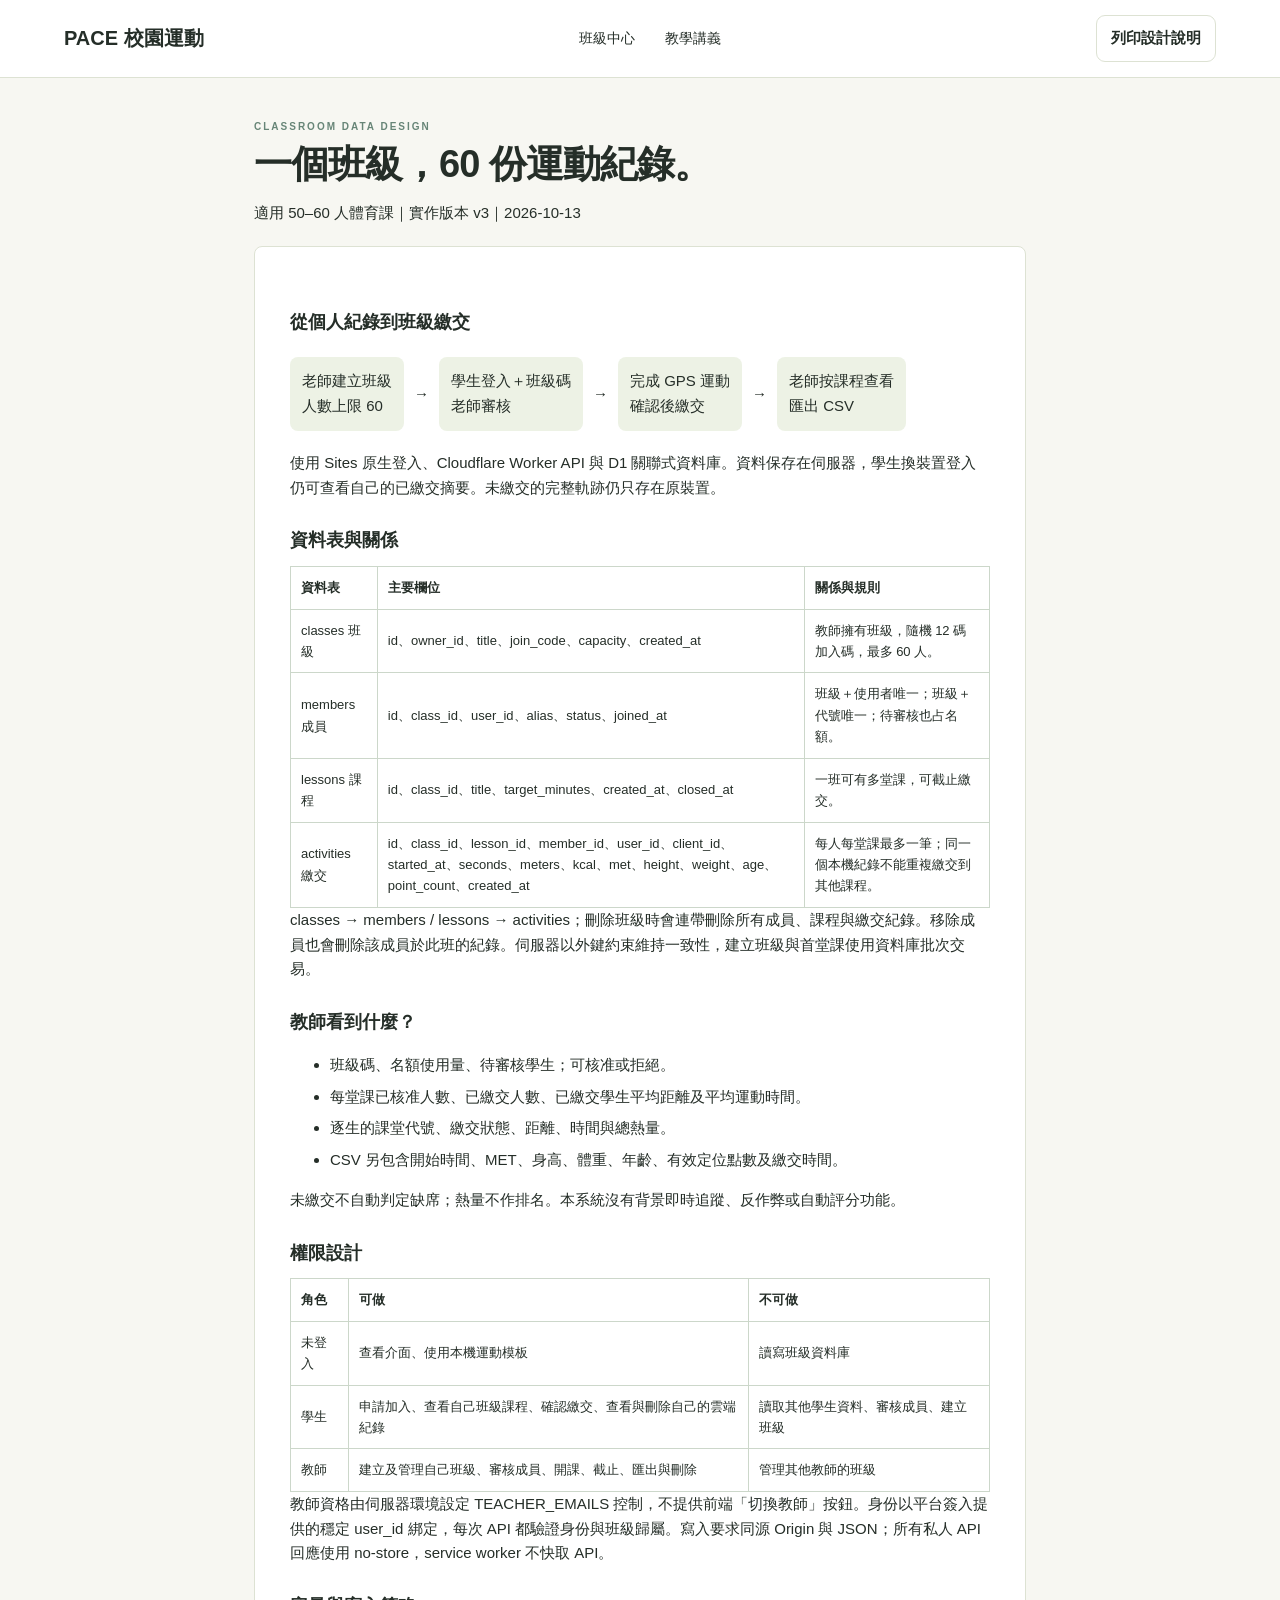
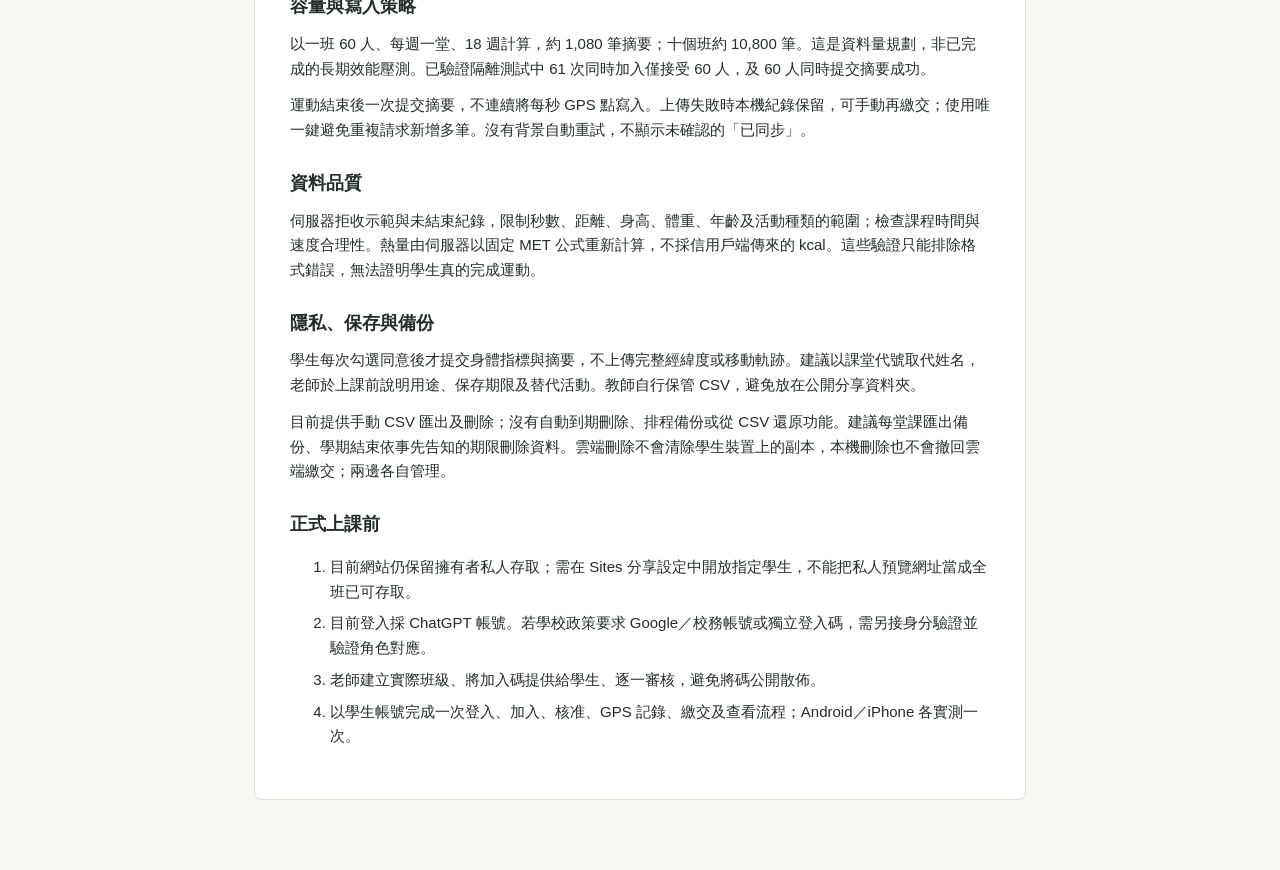
<file: database.html>
<!doctype html><html lang="zh-Hant"><head><meta charset="utf-8"><meta name="viewport" content="width=device-width,initial-scale=1"><link rel="stylesheet" href="document.css"><title>班級資料庫設計 · PACE</title></head><body><header><a class="brand" href="index.html">PACE 校園運動</a><nav><a href="classroom.html">班級中心</a><a href="handout.html">教學講義</a></nav><button onclick="window.print()">列印設計說明</button></header><main class="doc"><span class="eyebrow">CLASSROOM DATA DESIGN</span><h1>一個班級，60 份運動紀錄。</h1><p>適用 50–60 人體育課｜實作版本 v3｜2026-10-13</p><article><h2>從個人紀錄到班級繳交</h2><div class="diagram"><span>老師建立班級<br>人數上限 60</span>→<span>學生登入＋班級碼<br>老師審核</span>→<span>完成 GPS 運動<br>確認後繳交</span>→<span>老師按課程查看<br>匯出 CSV</span></div><p>使用 Sites 原生登入、Cloudflare Worker API 與 D1 關聯式資料庫。資料保存在伺服器，學生換裝置登入仍可查看自己的已繳交摘要。未繳交的完整軌跡仍只存在原裝置。</p><h2>資料表與關係</h2><table><tr><th>資料表</th><th>主要欄位</th><th>關係與規則</th></tr><tr><td>classes 班級</td><td>id、owner_id、title、join_code、capacity、created_at</td><td>教師擁有班級，隨機 12 碼加入碼，最多 60 人。</td></tr><tr><td>members 成員</td><td>id、class_id、user_id、alias、status、joined_at</td><td>班級＋使用者唯一；班級＋代號唯一；待審核也占名額。</td></tr><tr><td>lessons 課程</td><td>id、class_id、title、target_minutes、created_at、closed_at</td><td>一班可有多堂課，可截止繳交。</td></tr><tr><td>activities 繳交</td><td>id、class_id、lesson_id、member_id、user_id、client_id、started_at、seconds、meters、kcal、met、height、weight、age、point_count、created_at</td><td>每人每堂課最多一筆；同一個本機紀錄不能重複繳交到其他課程。</td></tr></table><p>classes → members / lessons → activities；刪除班級時會連帶刪除所有成員、課程與繳交紀錄。移除成員也會刪除該成員於此班的紀錄。伺服器以外鍵約束維持一致性，建立班級與首堂課使用資料庫批次交易。</p><h2>教師看到什麼？</h2><ul><li>班級碼、名額使用量、待審核學生；可核准或拒絕。</li><li>每堂課已核准人數、已繳交人數、已繳交學生平均距離及平均運動時間。</li><li>逐生的課堂代號、繳交狀態、距離、時間與總熱量。</li><li>CSV 另包含開始時間、MET、身高、體重、年齡、有效定位點數及繳交時間。</li></ul><p>未繳交不自動判定缺席；熱量不作排名。本系統沒有背景即時追蹤、反作弊或自動評分功能。</p><h2>權限設計</h2><table><tr><th>角色</th><th>可做</th><th>不可做</th></tr><tr><td>未登入</td><td>查看介面、使用本機運動模板</td><td>讀寫班級資料庫</td></tr><tr><td>學生</td><td>申請加入、查看自己班級課程、確認繳交、查看與刪除自己的雲端紀錄</td><td>讀取其他學生資料、審核成員、建立班級</td></tr><tr><td>教師</td><td>建立及管理自己班級、審核成員、開課、截止、匯出與刪除</td><td>管理其他教師的班級</td></tr></table><p>教師資格由伺服器環境設定 TEACHER_EMAILS 控制，不提供前端「切換教師」按鈕。身份以平台簽入提供的穩定 user_id 綁定，每次 API 都驗證身份與班級歸屬。寫入要求同源 Origin 與 JSON；所有私人 API 回應使用 no-store，service worker 不快取 API。</p><h2>容量與寫入策略</h2><p>以一班 60 人、每週一堂、18 週計算，約 1,080 筆摘要；十個班約 10,800 筆。這是資料量規劃，非已完成的長期效能壓測。已驗證隔離測試中 61 次同時加入僅接受 60 人，及 60 人同時提交摘要成功。</p><p>運動結束後一次提交摘要，不連續將每秒 GPS 點寫入。上傳失敗時本機紀錄保留，可手動再繳交；使用唯一鍵避免重複請求新增多筆。沒有背景自動重試，不顯示未確認的「已同步」。</p><h2>資料品質</h2><p>伺服器拒收示範與未結束紀錄，限制秒數、距離、身高、體重、年齡及活動種類的範圍；檢查課程時間與速度合理性。熱量由伺服器以固定 MET 公式重新計算，不採信用戶端傳來的 kcal。這些驗證只能排除格式錯誤，無法證明學生真的完成運動。</p><h2>隱私、保存與備份</h2><p>學生每次勾選同意後才提交身體指標與摘要，不上傳完整經緯度或移動軌跡。建議以課堂代號取代姓名，老師於上課前說明用途、保存期限及替代活動。教師自行保管 CSV，避免放在公開分享資料夾。</p><p>目前提供手動 CSV 匯出及刪除；沒有自動到期刪除、排程備份或從 CSV 還原功能。建議每堂課匯出備份、學期結束依事先告知的期限刪除資料。雲端刪除不會清除學生裝置上的副本，本機刪除也不會撤回雲端繳交；兩邊各自管理。</p><h2>正式上課前</h2><ol><li>目前網站仍保留擁有者私人存取；需在 Sites 分享設定中開放指定學生，不能把私人預覽網址當成全班已可存取。</li><li>目前登入採 ChatGPT 帳號。若學校政策要求 Google／校務帳號或獨立登入碼，需另接身分驗證並驗證角色對應。</li><li>老師建立實際班級、將加入碼提供給學生、逐一審核，避免將碼公開散佈。</li><li>以學生帳號完成一次登入、加入、核准、GPS 記錄、繳交及查看流程；Android／iPhone 各實測一次。</li></ol></article></main></body></html>
</file>
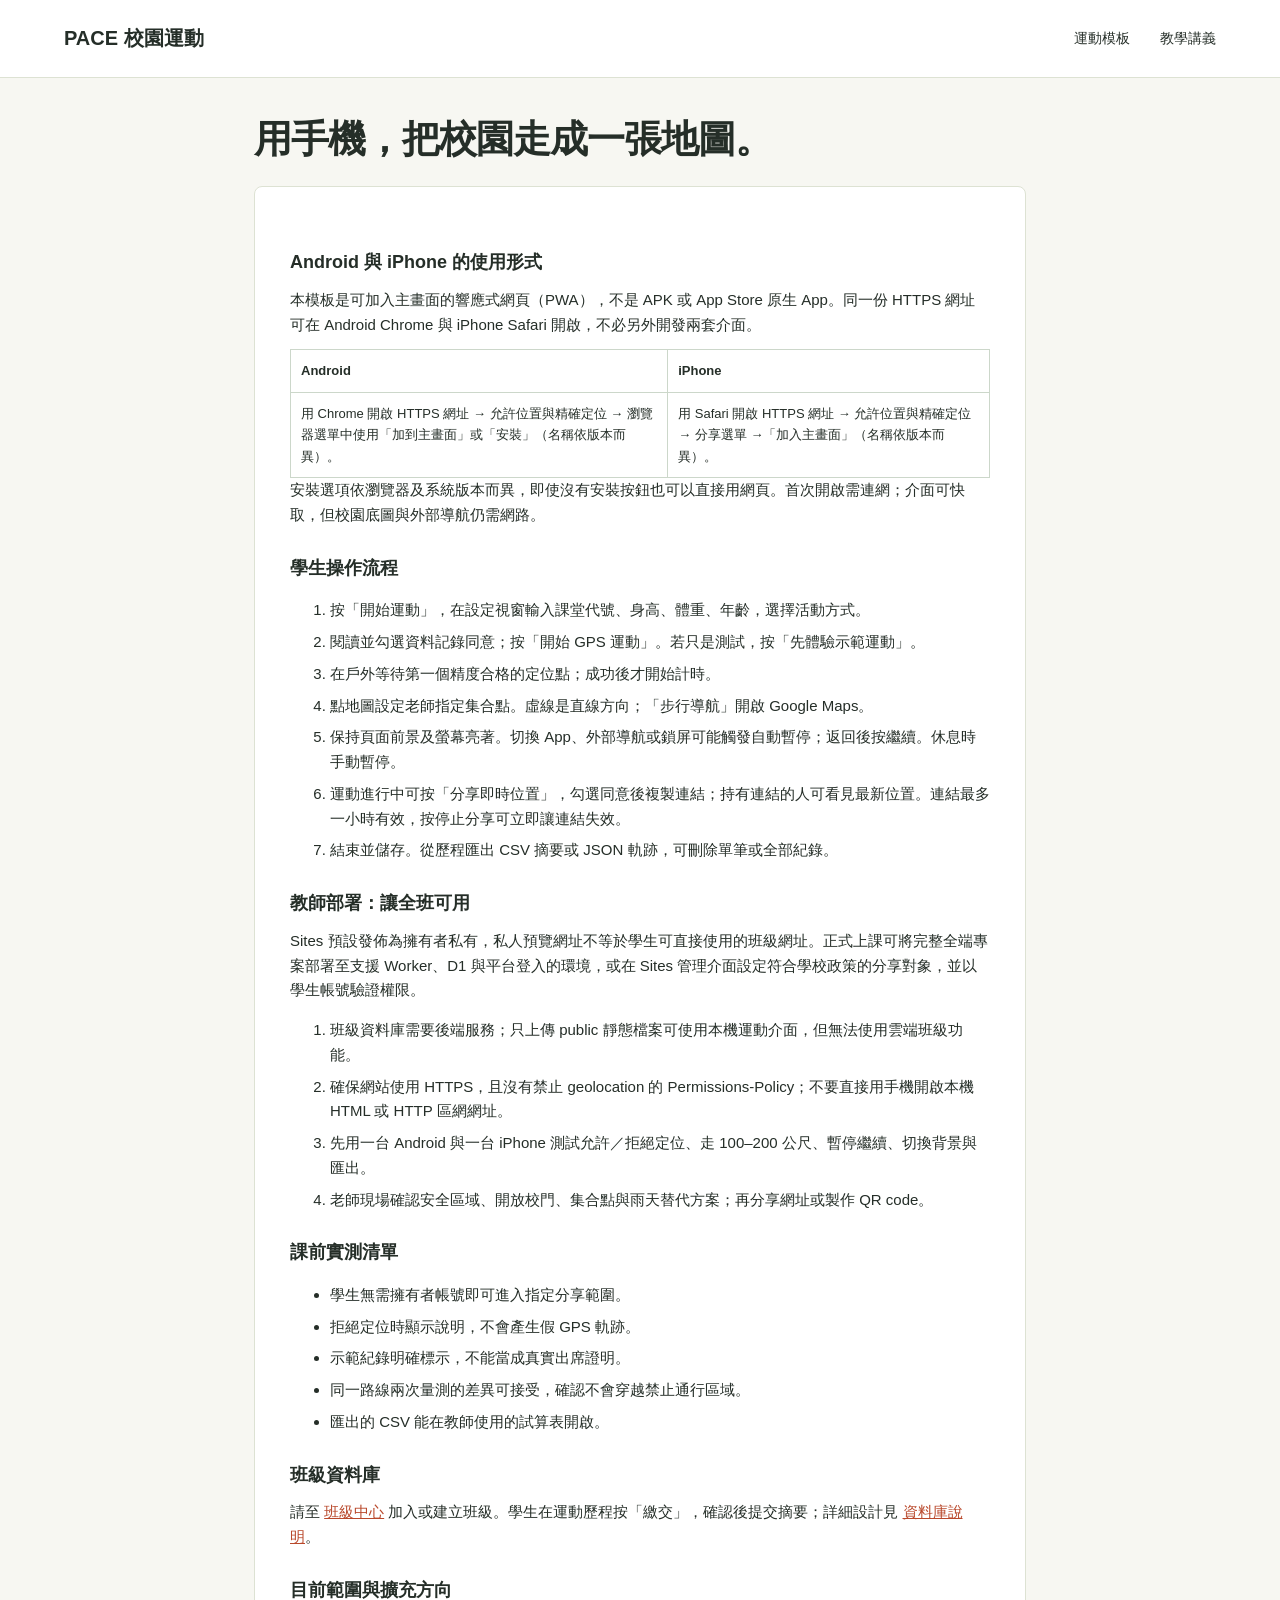
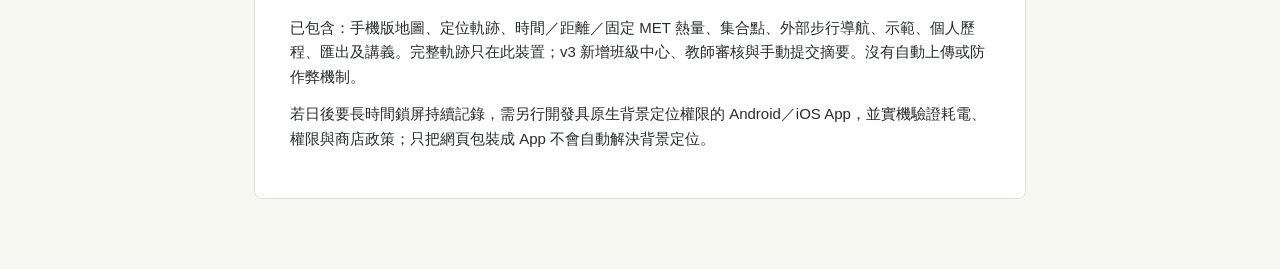
<file: guide.html>
<!doctype html><html lang="zh-Hant"><head><meta charset="utf-8"><meta name="viewport" content="width=device-width,initial-scale=1"><link rel="stylesheet" href="document.css"><title>手機使用與部署說明｜校園動起來</title></head><body><header><a class="brand" href="./">PACE 校園運動</a><nav><a href="./">運動模板</a><a href="handout.html">教學講義</a></nav></header><main class="doc"><h1>用手機，把校園走成一張地圖。</h1><article><h2>Android 與 iPhone 的使用形式</h2><p>本模板是可加入主畫面的響應式網頁（PWA），不是 APK 或 App Store 原生 App。同一份 HTTPS 網址可在 Android Chrome 與 iPhone Safari 開啟，不必另外開發兩套介面。</p><table><tr><th>Android</th><th>iPhone</th></tr><tr><td>用 Chrome 開啟 HTTPS 網址 → 允許位置與精確定位 → 瀏覽器選單中使用「加到主畫面」或「安裝」（名稱依版本而異）。</td><td>用 Safari 開啟 HTTPS 網址 → 允許位置與精確定位 → 分享選單 →「加入主畫面」（名稱依版本而異）。</td></tr></table><p>安裝選項依瀏覽器及系統版本而異，即使沒有安裝按鈕也可以直接用網頁。首次開啟需連網；介面可快取，但校園底圖與外部導航仍需網路。</p><h2>學生操作流程</h2><ol><li>按「開始運動」，在設定視窗輸入課堂代號、身高、體重、年齡，選擇活動方式。</li><li>閱讀並勾選資料記錄同意；按「開始 GPS 運動」。若只是測試，按「先體驗示範運動」。</li><li>在戶外等待第一個精度合格的定位點；成功後才開始計時。</li><li>點地圖設定老師指定集合點。虛線是直線方向；「步行導航」開啟 Google Maps。</li><li>保持頁面前景及螢幕亮著。切換 App、外部導航或鎖屏可能觸發自動暫停；返回後按繼續。休息時手動暫停。</li><li>運動進行中可按「分享即時位置」，勾選同意後複製連結；持有連結的人可看見最新位置。連結最多一小時有效，按停止分享可立即讓連結失效。</li><li>結束並儲存。從歷程匯出 CSV 摘要或 JSON 軌跡，可刪除單筆或全部紀錄。</li></ol><h2>教師部署：讓全班可用</h2><p>Sites 預設發佈為擁有者私有，私人預覽網址不等於學生可直接使用的班級網址。正式上課可將完整全端專案部署至支援 Worker、D1 與平台登入的環境，或在 Sites 管理介面設定符合學校政策的分享對象，並以學生帳號驗證權限。</p><ol><li>班級資料庫需要後端服務；只上傳 public 靜態檔案可使用本機運動介面，但無法使用雲端班級功能。</li><li>確保網站使用 HTTPS，且沒有禁止 geolocation 的 Permissions-Policy；不要直接用手機開啟本機 HTML 或 HTTP 區網網址。</li><li>先用一台 Android 與一台 iPhone 測試允許／拒絕定位、走 100–200 公尺、暫停繼續、切換背景與匯出。</li><li>老師現場確認安全區域、開放校門、集合點與雨天替代方案；再分享網址或製作 QR code。</li></ol><h2>課前實測清單</h2><ul><li>學生無需擁有者帳號即可進入指定分享範圍。</li><li>拒絕定位時顯示說明，不會產生假 GPS 軌跡。</li><li>示範紀錄明確標示，不能當成真實出席證明。</li><li>同一路線兩次量測的差異可接受，確認不會穿越禁止通行區域。</li><li>匯出的 CSV 能在教師使用的試算表開啟。</li></ul><h2>班級資料庫</h2><p>請至 <a href="classroom.html">班級中心</a> 加入或建立班級。學生在運動歷程按「繳交」，確認後提交摘要；詳細設計見 <a href="database.html">資料庫說明</a>。</p><h2>目前範圍與擴充方向</h2><p>已包含：手機版地圖、定位軌跡、時間／距離／固定 MET 熱量、集合點、外部步行導航、示範、個人歷程、匯出及講義。完整軌跡只在此裝置；v3 新增班級中心、教師審核與手動提交摘要。沒有自動上傳或防作弊機制。</p><p>若日後要長時間鎖屏持續記錄，需另行開發具原生背景定位權限的 Android／iOS App，並實機驗證耗電、權限與商店政策；只把網頁包裝成 App 不會自動解決背景定位。</p></article></main></body></html>
</file>
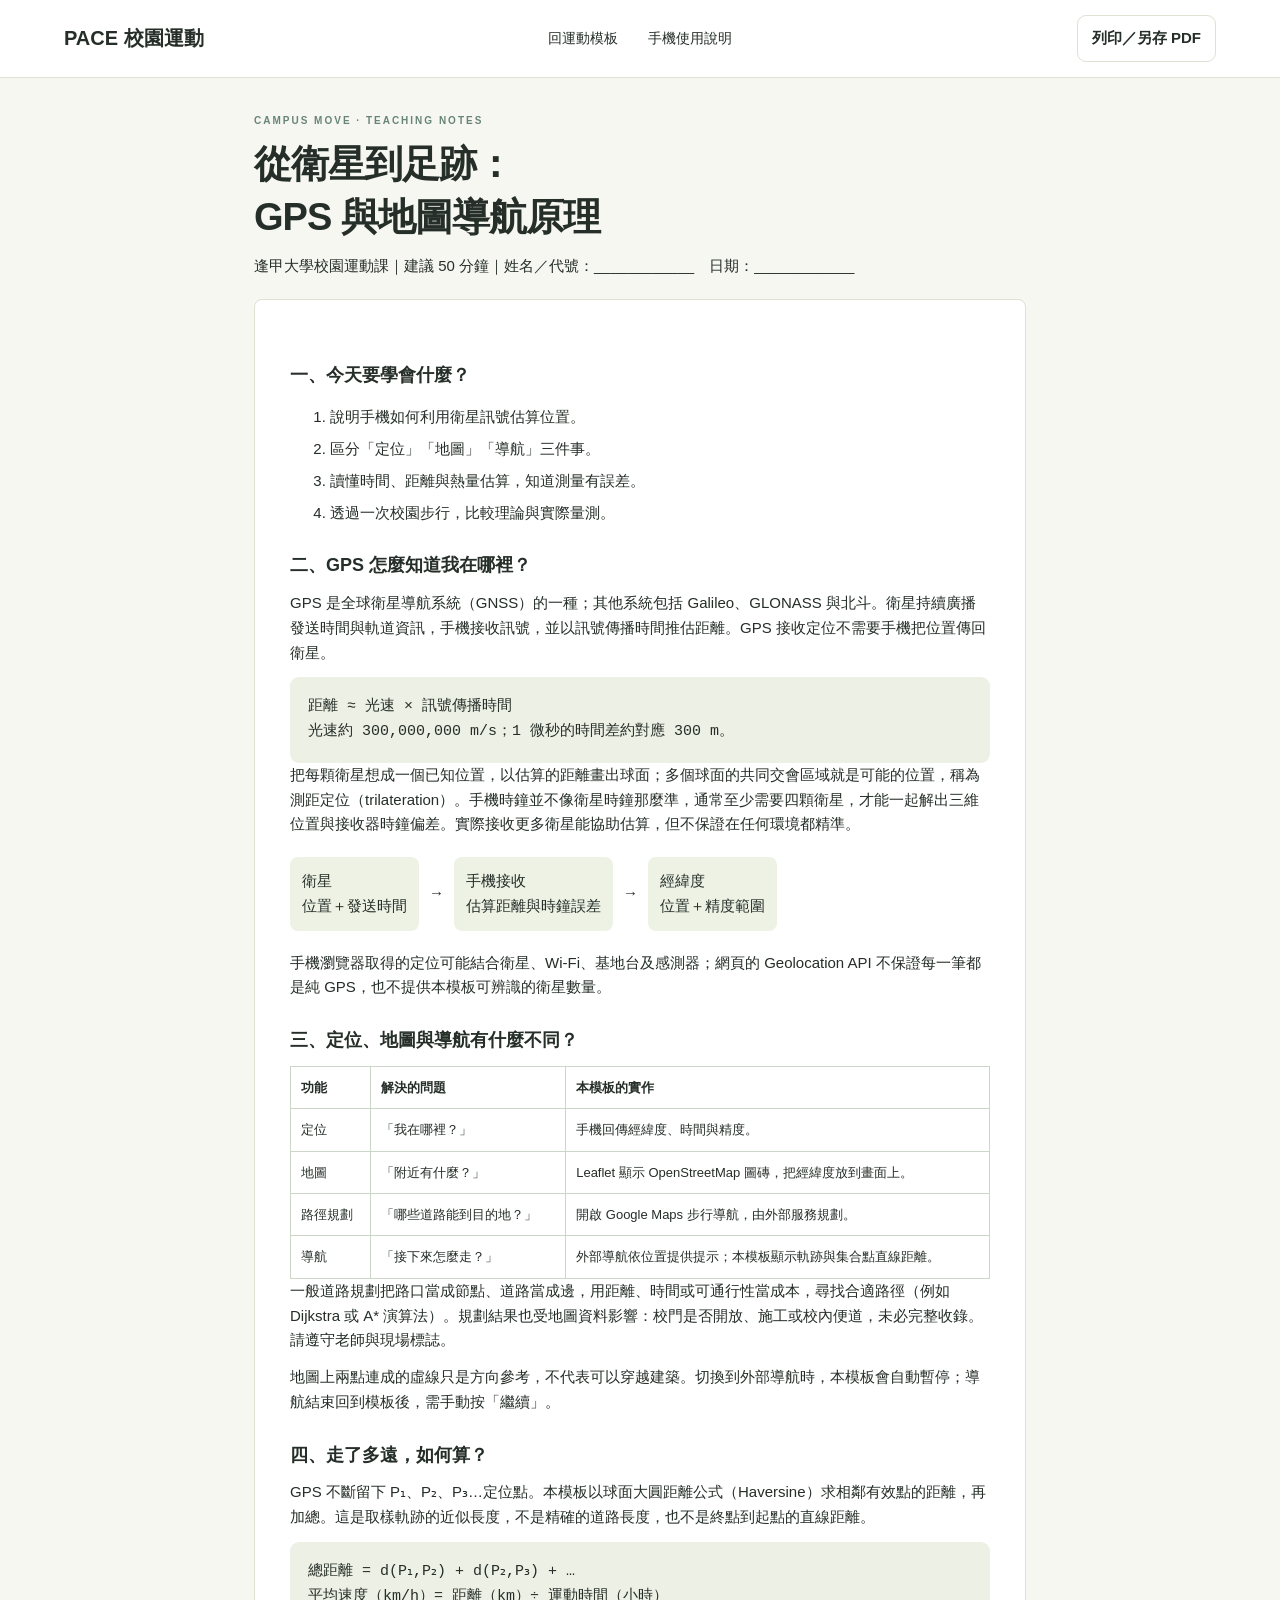
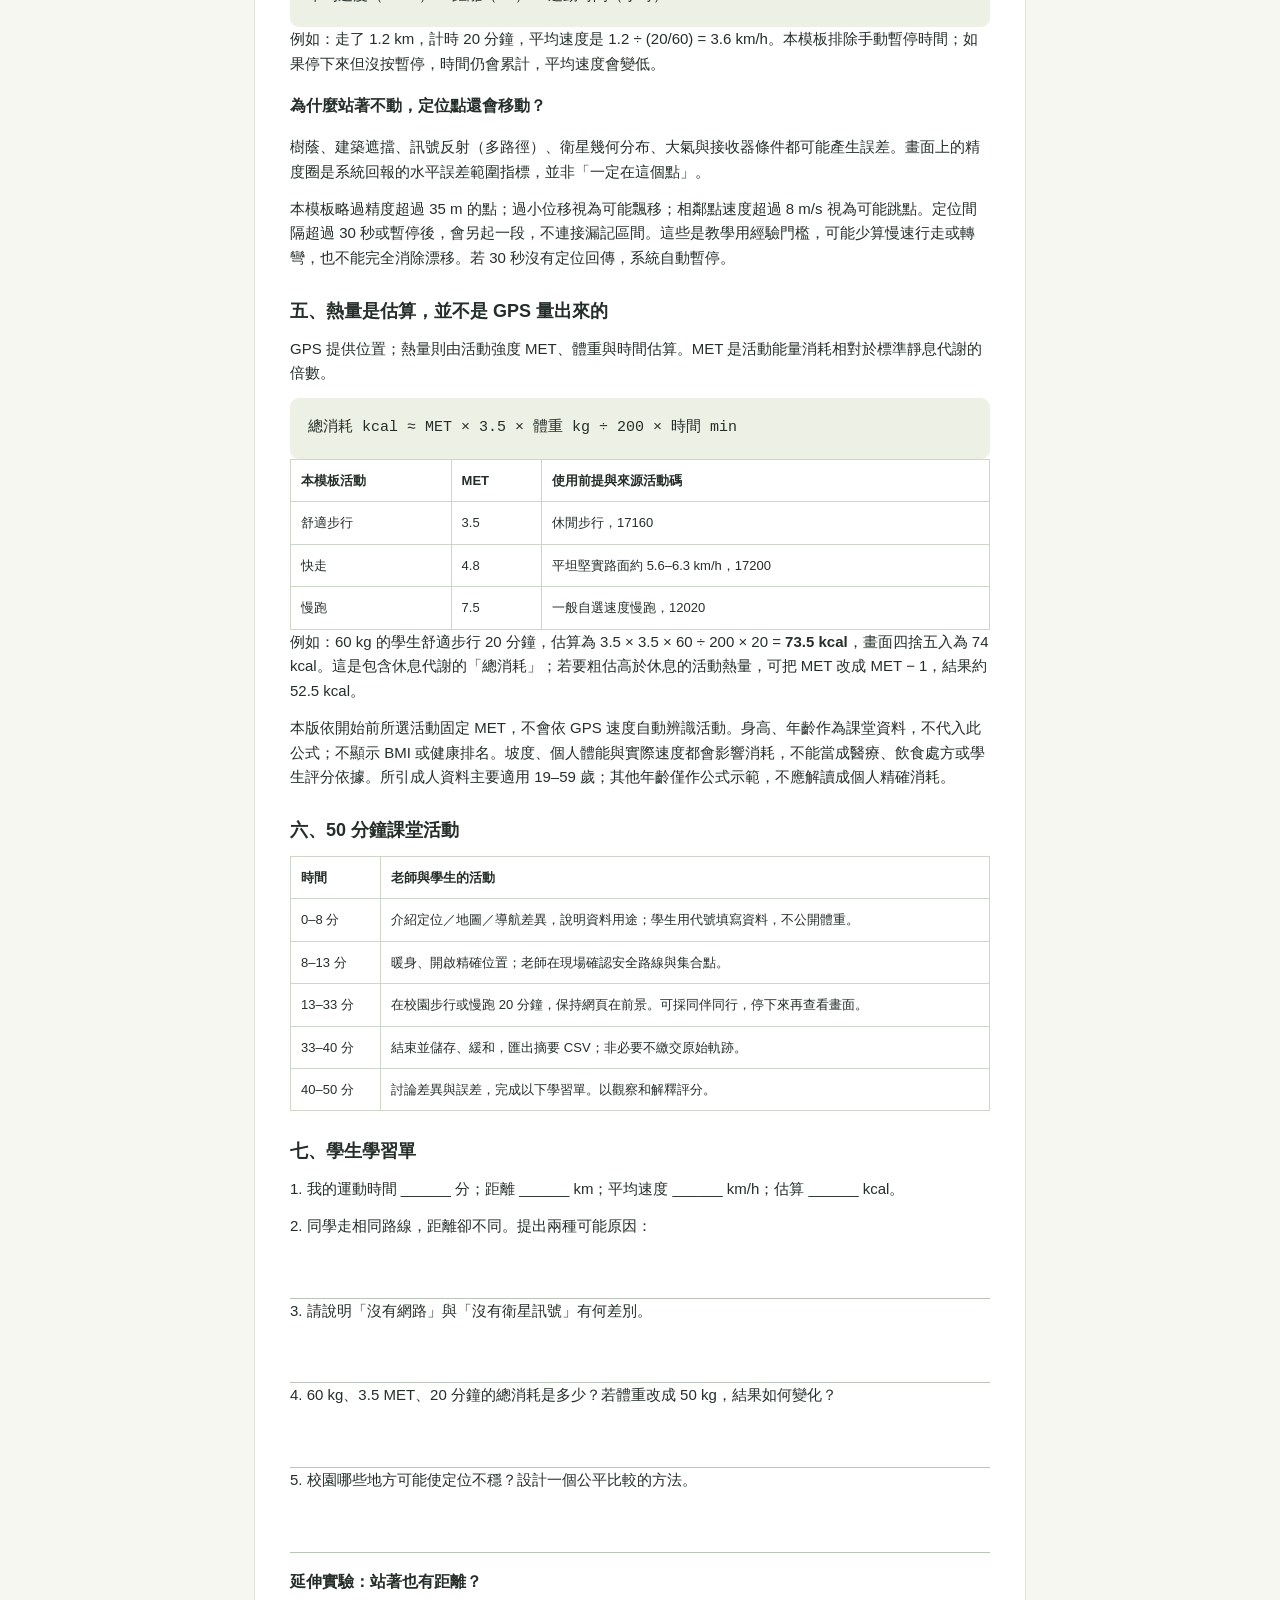
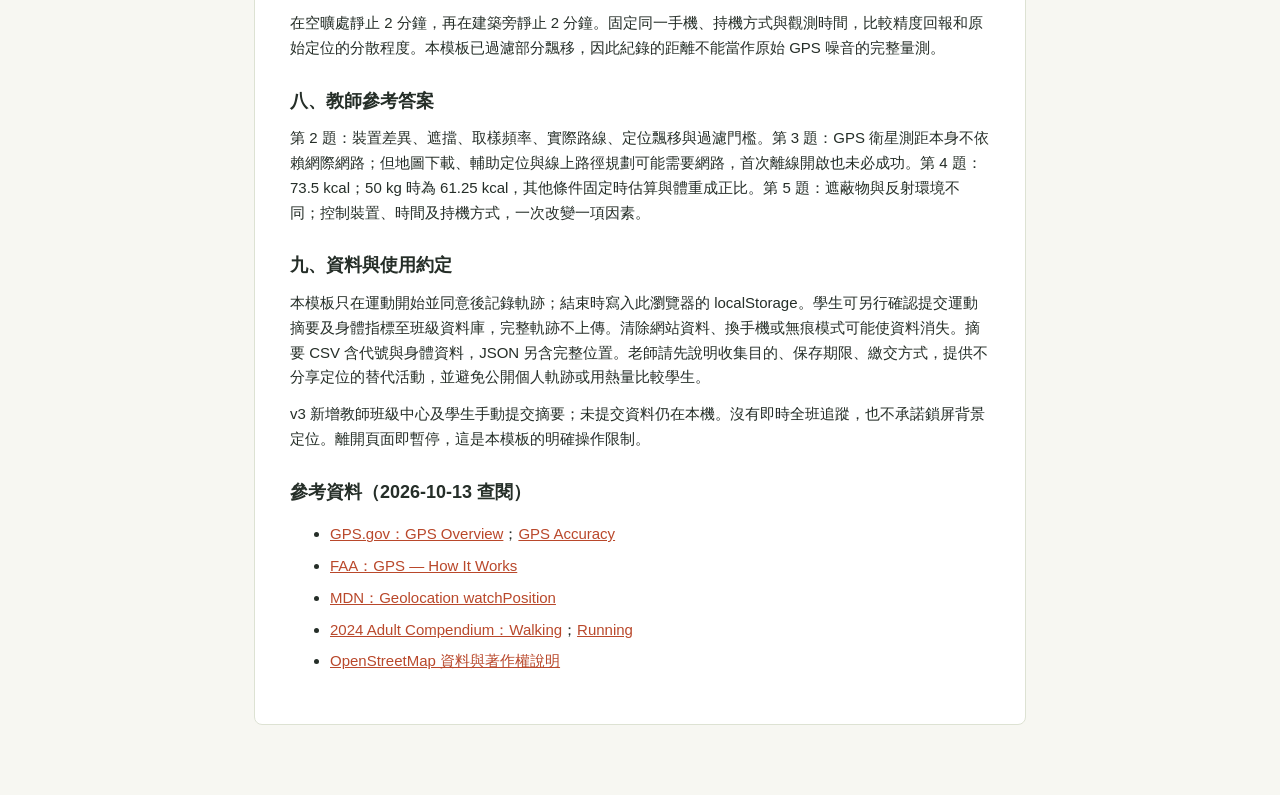
<file: handout.html>
<!doctype html><html lang="zh-Hant"><head><meta charset="utf-8"><meta name="viewport" content="width=device-width,initial-scale=1"><link rel="stylesheet" href="document.css"><title>GPS 與地圖導航原理｜教學講義</title></head><body><header><a class="brand" href="./">PACE 校園運動</a><nav><a href="./">回運動模板</a><a href="guide.html">手機使用說明</a></nav><button onclick="window.print()">列印／另存 PDF</button></header><main class="doc"><p class="eyebrow">CAMPUS MOVE · TEACHING NOTES</p><h1>從衛星到足跡：<br>GPS 與地圖導航原理</h1><p>逢甲大學校園運動課｜建議 50 分鐘｜姓名／代號：____________　日期：____________</p><article>
<h2>一、今天要學會什麼？</h2><ol><li>說明手機如何利用衛星訊號估算位置。</li><li>區分「定位」「地圖」「導航」三件事。</li><li>讀懂時間、距離與熱量估算，知道測量有誤差。</li><li>透過一次校園步行，比較理論與實際量測。</li></ol>
<h2>二、GPS 怎麼知道我在哪裡？</h2><p>GPS 是全球衛星導航系統（GNSS）的一種；其他系統包括 Galileo、GLONASS 與北斗。衛星持續廣播發送時間與軌道資訊，手機接收訊號，並以訊號傳播時間推估距離。GPS 接收定位不需要手機把位置傳回衛星。</p><div class="formula">距離 ≈ 光速 × 訊號傳播時間<br>光速約 300,000,000 m/s；1 微秒的時間差約對應 300 m。</div><p>把每顆衛星想成一個已知位置，以估算的距離畫出球面；多個球面的共同交會區域就是可能的位置，稱為測距定位（trilateration）。手機時鐘並不像衛星時鐘那麼準，通常至少需要四顆衛星，才能一起解出三維位置與接收器時鐘偏差。實際接收更多衛星能協助估算，但不保證在任何環境都精準。</p><div class="diagram"><span>衛星<br>位置＋發送時間</span>→<span>手機接收<br>估算距離與時鐘誤差</span>→<span>經緯度<br>位置＋精度範圍</span></div><p>手機瀏覽器取得的定位可能結合衛星、Wi-Fi、基地台及感測器；網頁的 Geolocation API 不保證每一筆都是純 GPS，也不提供本模板可辨識的衛星數量。</p>
<h2>三、定位、地圖與導航有什麼不同？</h2><table><thead><tr><th>功能</th><th>解決的問題</th><th>本模板的實作</th></tr></thead><tbody><tr><td>定位</td><td>「我在哪裡？」</td><td>手機回傳經緯度、時間與精度。</td></tr><tr><td>地圖</td><td>「附近有什麼？」</td><td>Leaflet 顯示 OpenStreetMap 圖磚，把經緯度放到畫面上。</td></tr><tr><td>路徑規劃</td><td>「哪些道路能到目的地？」</td><td>開啟 Google Maps 步行導航，由外部服務規劃。</td></tr><tr><td>導航</td><td>「接下來怎麼走？」</td><td>外部導航依位置提供提示；本模板顯示軌跡與集合點直線距離。</td></tr></tbody></table><p>一般道路規劃把路口當成節點、道路當成邊，用距離、時間或可通行性當成本，尋找合適路徑（例如 Dijkstra 或 A* 演算法）。規劃結果也受地圖資料影響：校門是否開放、施工或校內便道，未必完整收錄。請遵守老師與現場標誌。</p><p>地圖上兩點連成的虛線只是方向參考，不代表可以穿越建築。切換到外部導航時，本模板會自動暫停；導航結束回到模板後，需手動按「繼續」。</p>
<h2>四、走了多遠，如何算？</h2><p>GPS 不斷留下 P₁、P₂、P₃…定位點。本模板以球面大圓距離公式（Haversine）求相鄰有效點的距離，再加總。這是取樣軌跡的近似長度，不是精確的道路長度，也不是終點到起點的直線距離。</p><div class="formula">總距離 = d(P₁,P₂) + d(P₂,P₃) + …<br>平均速度（km/h）= 距離（km）÷ 運動時間（小時）</div><p>例如：走了 1.2 km，計時 20 分鐘，平均速度是 1.2 ÷ (20/60) = 3.6 km/h。本模板排除手動暫停時間；如果停下來但沒按暫停，時間仍會累計，平均速度會變低。</p><h3>為什麼站著不動，定位點還會移動？</h3><p>樹蔭、建築遮擋、訊號反射（多路徑）、衛星幾何分布、大氣與接收器條件都可能產生誤差。畫面上的精度圈是系統回報的水平誤差範圍指標，並非「一定在這個點」。</p><p>本模板略過精度超過 35 m 的點；過小位移視為可能飄移；相鄰點速度超過 8 m/s 視為可能跳點。定位間隔超過 30 秒或暫停後，會另起一段，不連接漏記區間。這些是教學用經驗門檻，可能少算慢速行走或轉彎，也不能完全消除漂移。若 30 秒沒有定位回傳，系統自動暫停。</p>
<h2>五、熱量是估算，並不是 GPS 量出來的</h2><p>GPS 提供位置；熱量則由活動強度 MET、體重與時間估算。MET 是活動能量消耗相對於標準靜息代謝的倍數。</p><div class="formula">總消耗 kcal ≈ MET × 3.5 × 體重 kg ÷ 200 × 時間 min</div><table><thead><tr><th>本模板活動</th><th>MET</th><th>使用前提與來源活動碼</th></tr></thead><tbody><tr><td>舒適步行</td><td>3.5</td><td>休閒步行，17160</td></tr><tr><td>快走</td><td>4.8</td><td>平坦堅實路面約 5.6–6.3 km/h，17200</td></tr><tr><td>慢跑</td><td>7.5</td><td>一般自選速度慢跑，12020</td></tr></tbody></table><p>例如：60 kg 的學生舒適步行 20 分鐘，估算為 3.5 × 3.5 × 60 ÷ 200 × 20 = <strong>73.5 kcal</strong>，畫面四捨五入為 74 kcal。這是包含休息代謝的「總消耗」；若要粗估高於休息的活動熱量，可把 MET 改成 MET − 1，結果約 52.5 kcal。</p><p>本版依開始前所選活動固定 MET，不會依 GPS 速度自動辨識活動。身高、年齡作為課堂資料，不代入此公式；不顯示 BMI 或健康排名。坡度、個人體能與實際速度都會影響消耗，不能當成醫療、飲食處方或學生評分依據。所引成人資料主要適用 19–59 歲；其他年齡僅作公式示範，不應解讀成個人精確消耗。</p>
<h2>六、50 分鐘課堂活動</h2><table><thead><tr><th>時間</th><th>老師與學生的活動</th></tr></thead><tbody><tr><td>0–8 分</td><td>介紹定位／地圖／導航差異，說明資料用途；學生用代號填寫資料，不公開體重。</td></tr><tr><td>8–13 分</td><td>暖身、開啟精確位置；老師在現場確認安全路線與集合點。</td></tr><tr><td>13–33 分</td><td>在校園步行或慢跑 20 分鐘，保持網頁在前景。可採同伴同行，停下來再查看畫面。</td></tr><tr><td>33–40 分</td><td>結束並儲存、緩和，匯出摘要 CSV；非必要不繳交原始軌跡。</td></tr><tr><td>40–50 分</td><td>討論差異與誤差，完成以下學習單。以觀察和解釋評分。</td></tr></tbody></table>
<h2>七、學生學習單</h2><p>1. 我的運動時間 ______ 分；距離 ______ km；平均速度 ______ km/h；估算 ______ kcal。</p><p>2. 同學走相同路線，距離卻不同。提出兩種可能原因：</p><div class="answer"></div><p>3. 請說明「沒有網路」與「沒有衛星訊號」有何差別。</p><div class="answer"></div><p>4. 60 kg、3.5 MET、20 分鐘的總消耗是多少？若體重改成 50 kg，結果如何變化？</p><div class="answer"></div><p>5. 校園哪些地方可能使定位不穩？設計一個公平比較的方法。</p><div class="answer"></div><h3>延伸實驗：站著也有距離？</h3><p>在空曠處靜止 2 分鐘，再在建築旁靜止 2 分鐘。固定同一手機、持機方式與觀測時間，比較精度回報和原始定位的分散程度。本模板已過濾部分飄移，因此紀錄的距離不能當作原始 GPS 噪音的完整量測。</p>
<h2>八、教師參考答案</h2><p>第 2 題：裝置差異、遮擋、取樣頻率、實際路線、定位飄移與過濾門檻。第 3 題：GPS 衛星測距本身不依賴網際網路；但地圖下載、輔助定位與線上路徑規劃可能需要網路，首次離線開啟也未必成功。第 4 題：73.5 kcal；50 kg 時為 61.25 kcal，其他條件固定時估算與體重成正比。第 5 題：遮蔽物與反射環境不同；控制裝置、時間及持機方式，一次改變一項因素。</p>
<h2>九、資料與使用約定</h2><p>本模板只在運動開始並同意後記錄軌跡；結束時寫入此瀏覽器的 localStorage。學生可另行確認提交運動摘要及身體指標至班級資料庫，完整軌跡不上傳。清除網站資料、換手機或無痕模式可能使資料消失。摘要 CSV 含代號與身體資料，JSON 另含完整位置。老師請先說明收集目的、保存期限、繳交方式，提供不分享定位的替代活動，並避免公開個人軌跡或用熱量比較學生。</p><p>v3 新增教師班級中心及學生手動提交摘要；未提交資料仍在本機。沒有即時全班追蹤，也不承諾鎖屏背景定位。離開頁面即暫停，這是本模板的明確操作限制。</p>
<h2>參考資料（2026-10-13 查閱）</h2><ul><li><a href="https://www.gps.gov/systems/gps/index.php">GPS.gov：GPS Overview</a>；<a href="https://www.gps.gov/gps-accuracy">GPS Accuracy</a></li><li><a href="https://www.faa.gov/about/office_org/headquarters_offices/ato/service_units/techops/navservices/gnss/gps/howitworks">FAA：GPS — How It Works</a></li><li><a href="https://developer.mozilla.org/en-US/docs/Web/API/Geolocation/watchPosition">MDN：Geolocation watchPosition</a></li><li><a href="https://pacompendium.com/walking/">2024 Adult Compendium：Walking</a>；<a href="https://pacompendium.com/running/">Running</a></li><li><a href="https://www.openstreetmap.org/copyright">OpenStreetMap 資料與著作權說明</a></li></ul></article></main></body></html>
</file>
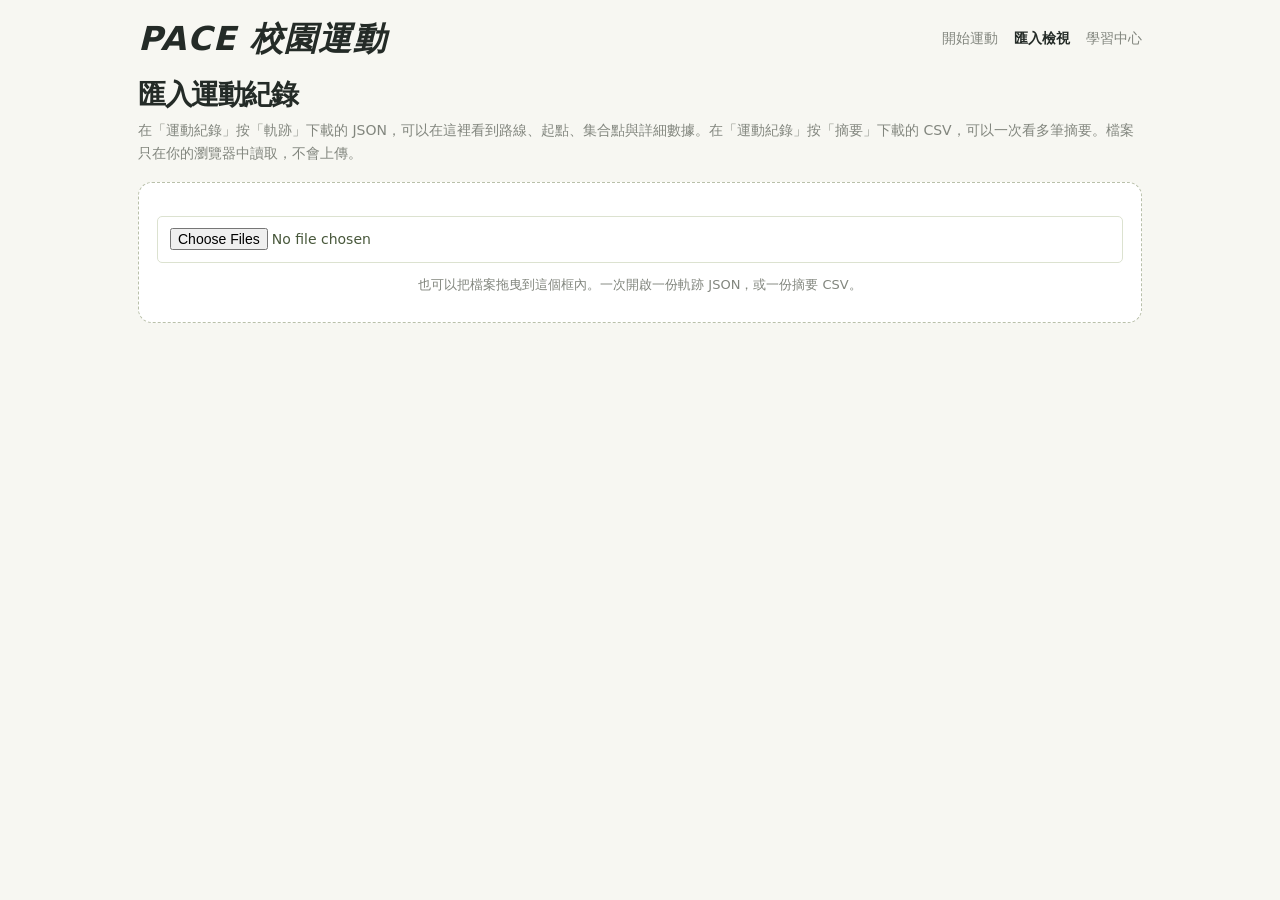
<file: review.html>
<!doctype html>
<html lang="zh-Hant">
<head>
<meta charset="utf-8">
<meta name="viewport" content="width=device-width,initial-scale=1,viewport-fit=cover">
<meta name="theme-color" content="#222824">
<link rel="icon" href="icon.svg" type="image/svg+xml">
<link rel="stylesheet" href="vendor/leaflet.css">
<link rel="stylesheet" href="style.css">
<title>匯入檢視 · PACE 校園運動</title>
<style>
body{background:var(--paper);color:var(--ink);font-family:"PingFang TC","Noto Sans TC","Microsoft JhengHei",system-ui,sans-serif;margin:0}
.review{max-width:1040px;margin:0 auto;padding:22px 18px 64px}
.rtop{display:flex;justify-content:space-between;align-items:center;gap:12px;flex-wrap:wrap;margin-bottom:22px}
.rtop .brand{color:var(--ink);text-decoration:none;font-weight:800;letter-spacing:.04em}
.rtop nav a{color:var(--muted);text-decoration:none;margin-left:16px;font-size:14px}
.rtop nav a.active{color:var(--ink);font-weight:700}
h1{font-size:28px;margin:0 0 6px}
.lead{color:var(--muted);margin:0 0 18px;font-size:14px;line-height:1.6}
.drop{background:#fff;border:1.5px dashed #b9c0aa;border-radius:14px;padding:26px 18px;text-align:center}
.drop input{font:inherit}
#status{margin:12px 0 0;min-height:1.4em;color:var(--muted);font-size:14px}
.card{background:#fff;border:1px solid var(--line);border-radius:14px;padding:16px;margin-top:18px}
.stats{display:grid;grid-template-columns:repeat(4,1fr);gap:10px}
.stats div{background:var(--paper);border-radius:10px;padding:12px}
.stats span{display:block;color:var(--muted);font-size:12px}
.stats strong{font-size:24px}
.stats small{color:var(--muted);font-size:12px;margin-left:4px}
#reviewMap{height:380px;border-radius:12px;margin-top:12px;border:1px solid var(--line)}
dl{display:grid;grid-template-columns:150px 1fr;gap:8px 16px;margin:0;font-size:14px}
dt{color:var(--muted)}
dd{margin:0;word-break:break-word}
.note{color:var(--muted);font-size:13px;line-height:1.6;margin-top:12px}
table{width:100%;border-collapse:collapse;font-size:13px;margin-top:10px}
th,td{border-bottom:1px solid var(--line);padding:7px 6px;text-align:left;white-space:nowrap}
th{color:var(--muted);font-weight:600}
.table-wrap{overflow-x:auto}
@media (max-width:640px){.stats{grid-template-columns:repeat(2,1fr)}dl{grid-template-columns:1fr}dt{margin-top:6px}}
</style>
</head>
<body>
<main class="review">
<header class="rtop">
  <a class="brand" href="index.html">PACE 校園運動</a>
  <nav><a href="index.html">開始運動</a><a class="active" href="review.html">匯入檢視</a><a href="handout.html">學習中心</a></nav>
</header>
<h1>匯入運動紀錄</h1>
<p class="lead">在「運動紀錄」按「軌跡」下載的 JSON，可以在這裡看到路線、起點、集合點與詳細數據。在「運動紀錄」按「摘要」下載的 CSV，可以一次看多筆摘要。檔案只在你的瀏覽器中讀取，不會上傳。</p>

<section class="drop" id="drop">
  <input id="file" type="file" accept=".json,.csv,application/json,text/csv" multiple>
  <p class="note">也可以把檔案拖曳到這個框內。一次開啟一份軌跡 JSON，或一份摘要 CSV。</p>
</section>
<p id="status" role="status" aria-live="polite"></p>

<section class="card" id="detail" hidden>
  <div class="stats">
    <div><span>累積距離</span><strong id="statDistance">0.00</strong><small>km</small></div>
    <div><span>運動時間</span><strong id="statTime">00:00</strong></div>
    <div><span>平均速度</span><strong id="statSpeed">0.0</strong><small>km/h</small></div>
    <div><span>估算熱量</span><strong id="statKcal">0</strong><small>kcal</small></div>
  </div>
  <div id="reviewMap" aria-label="運動軌跡地圖"></div>
  <p class="note">藍色終點與綠色起點之間為實際記錄的軌跡。若有設定集合點，虛線為終點到集合點的直線距離，不是步行路線。</p>
  <dl id="facts" style="margin-top:14px"></dl>
</section>

<section class="card" id="list" hidden>
  <div id="listSummary" class="note"></div>
  <div class="table-wrap"><table><thead id="listHead"></thead><tbody id="listBody"></tbody></table></div>
</section>
</main>
<script src="vendor/leaflet.js"></script>
<script src="tiles.js"></script>
<script src="core.js"></script>
<script src="review.js"></script>
</body>
</html>
</file>
<file: document.css>
:root{--ink:#183e36;--muted:#697a74;--green:#155b49;--lime:#d9efaa;--border:#dde4df}*{box-sizing:border-box}html{scroll-behavior:smooth}body{margin:0;background:#f5f6f1;color:var(--ink);font:15px/1.65 -apple-system,BlinkMacSystemFont,"Noto Sans TC",sans-serif}button,input,select{font:inherit}button,a,input,select{-webkit-tap-highlight-color:transparent}a{color:inherit;text-decoration:none}button{cursor:pointer;border:1px solid var(--border);border-radius:9px;background:white;color:var(--ink);padding:10px 14px;font-weight:600}button:hover{background:#edf2e9}button:disabled{opacity:.4;cursor:default}button:focus-visible,a:focus-visible,input:focus-visible,select:focus-visible{outline:3px solid #86b888;outline-offset:3px}header{height:92px;border-bottom:1px solid var(--border);display:flex;align-items:center;justify-content:space-between;gap:28px;padding:0 5vw;background:#fff}.brand{display:flex;align-items:center;gap:12px;font-size:20px;font-weight:750}.brand small{display:block;font-size:9px;letter-spacing:1.8px;color:var(--muted)}.brandmark{width:43px;height:43px;background:var(--green);color:var(--lime);display:grid;place-items:center;border-radius:14px;font-size:32px}nav{display:flex;gap:30px;font-size:14px}nav a:hover{text-decoration:underline}.tag{font-size:11px;border:1px solid var(--border);border-radius:20px;padding:4px 10px;white-space:nowrap}main{max-width:1440px;margin:auto;padding:35px 5vw 0}.intro{display:flex;justify-content:space-between;gap:30px;align-items:center;margin-bottom:30px}.eyebrow{font-size:10px;letter-spacing:2px;font-weight:750;color:#678577;margin:0 0 8px}h1{font-size:clamp(25px,3vw,38px);letter-spacing:-1px;line-height:1.4;margin:0 0 10px}p{margin:0 0 12px}.intro p:not(.eyebrow){color:var(--muted);font-size:14px}.lesson{border-left:3px solid #a6c97a;padding-left:18px;min-width:230px}.lesson span,.lesson small{display:block;font-size:11px;color:var(--muted)}.lesson strong{display:block;font-size:19px;margin:3px 0}.workspace{display:grid;grid-template-columns:310px minmax(0,1fr);gap:22px;align-items:start}.panel{background:white;border:1px solid var(--border);border-radius:16px;padding:24px}.sectiontitle{display:flex;align-items:center;gap:10px;margin-bottom:22px}h2{font-size:18px;margin:0;font-weight:700}.sectiontitle .tag,.sectiontitle .smallbutton{margin-left:auto}.step{font-size:10px;font-weight:700;background:#eef2e9;padding:3px 8px;border-radius:5px}.setup{padding:22px}fieldset{border:0;padding:0;margin:0}label{display:block;font-size:13px;font-weight:600;margin-bottom:15px}label>span{font-size:10px;font-weight:400;color:var(--muted);margin-left:4px}input:not([type=checkbox]),select{width:100%;display:block;border:1px solid var(--border);background:#fafbf8;border-radius:8px;padding:10px 12px;color:var(--ink);margin-top:6px;min-height:44px}input:disabled,select:disabled{opacity:.6}.two{display:grid;grid-template-columns:1fr 1fr;gap:12px}.check{display:flex;align-items:flex-start;gap:6px;margin-top:18px}.check input{margin-top:4px;width:16px;height:16px;accent-color:var(--green)}.check span{font-size:11px;line-height:1.7}.primary{width:100%;background:var(--green);color:white;border-color:var(--green);padding:13px}.primary:hover{background:#0e493a}.controls{display:flex;gap:8px;margin-top:10px}.controls button{flex:1;font-size:12px;padding:10px 4px}.textbutton{display:block;padding:12px 0;border:0;background:none;font-size:11px;color:#5e776b;font-weight:500}.fine{font-size:10px;color:var(--muted);line-height:1.8}.hint{padding:14px;background:#f2f5e9;border-radius:9px;margin-top:18px}.hint strong{font-size:12px}.hint p{font-size:11px;color:var(--muted);margin:5px 0 0}.mapcard{padding:0;overflow:hidden}.mapheading{display:flex;justify-content:space-between;align-items:center;padding:18px 22px}.mapheading .eyebrow{font-size:8px;margin-bottom:3px}.mapheading h2{font-size:16px}.status{font-size:11px;background:#f1f4ec;padding:5px 10px;border-radius:20px}#map{height:358px;background:#e7ecdf;z-index:1}.maptoolbar{display:flex;gap:6px;padding:10px 16px;border-bottom:1px solid var(--border)}.maptoolbar button{font-size:11px;padding:6px 10px}.mapnote{display:flex;gap:8px;align-items:center;padding:12px 18px;font-size:11px;color:var(--muted);flex-wrap:wrap}.mapnote a{margin-left:auto;color:var(--green);font-weight:700}.dot{background:#78a34f;border-radius:50%;width:7px;height:7px}.metrics{display:grid;grid-template-columns:repeat(4,1fr);gap:10px;margin-top:16px}.metrics article{background:white;border:1px solid var(--border);border-radius:12px;padding:17px 15px}.metrics article>span{font-size:11px;color:var(--muted)}.metrics strong{display:block;font-size:30px;font-weight:650;letter-spacing:-1px;white-space:nowrap;font-variant-numeric:tabular-nums}.metrics b{font-weight:650}.metrics em{font-size:11px;font-style:normal;font-weight:400;letter-spacing:0;margin-left:4px}.metrics small{font-size:9px;color:var(--muted)}.sessionnote{background:#e9efdf;border-radius:8px;padding:12px 16px;font-size:12px;margin-top:14px}.miniinfo{display:flex;justify-content:space-between;padding:12px 2px;font-size:10px;color:var(--muted)}.bottomgrid{display:grid;grid-template-columns:1.6fr 1fr;gap:22px;margin:25px 0}.smallbutton{font-size:11px;padding:5px 10px}.empty{padding:28px 10px;text-align:center;color:var(--muted);font-size:13px}.empty strong{display:block;font-size:28px;color:#a2b39b;margin-bottom:5px}.record{padding:14px 0;border-bottom:1px solid var(--border);display:flex;align-items:center;gap:12px}.record div{flex:1}.record strong{font-size:13px}.record small{display:block;font-size:11px;color:var(--muted)}.record button{padding:6px 8px;font-size:11px}.learn{background:#e8efdc;position:relative}.learn h2{font-size:25px;line-height:1.5;margin-bottom:12px}.learn p:not(.eyebrow){font-size:12px;max-width:320px;color:var(--muted)}.learnlink{display:flex;justify-content:space-between;border-bottom:1px solid #bbcbaa;padding-bottom:10px;font-size:13px;font-weight:650}footer{padding:20px 0 28px;color:#7e8d82;font-size:10px;border-top:1px solid var(--border)}footer span{float:right}footer p{margin-top:8px;max-width:850px}.doc{max-width:900px;padding-bottom:50px}.doc article{background:white;border:1px solid var(--border);border-radius:14px;padding:35px;margin:20px 0}.doc h2{margin:26px 0 10px}.doc h3{font-size:16px}.doc a{color:#157a65;text-decoration:underline}.doc li{margin:7px 0}.doc table{border-collapse:collapse;width:100%;font-size:13px}.doc th,.doc td{border:1px solid #ccd7ca;padding:10px;text-align:left}.doc .formula{padding:18px;background:#eef3e6;border-radius:9px;font-family:monospace}.diagram{display:flex;flex-wrap:wrap;gap:10px;align-items:center;margin:20px 0}.diagram span{background:#edf2e5;padding:12px;border-radius:8px}.answer{border-bottom:1px solid #b9c6b8;min-height:48px}.leaflet-container{font-family:inherit}.map-fallback{padding:25px;color:#6c705e}@media(max-width:1100px){main{padding-left:3vw;padding-right:3vw}.workspace{grid-template-columns:280px minmax(0,1fr)}.metrics{grid-template-columns:repeat(2,1fr)}.desktop{display:none}}@media(max-width:700px){header{height:auto;min-height:82px;padding:15px 5vw;flex-wrap:wrap;gap:14px}.brand{font-size:18px}nav{gap:22px;font-size:12px;width:100%}.intro{display:block}.intro h1{font-size:27px}.lesson{margin-top:20px}.workspace{display:flex;flex-direction:column}.setup,.live{width:100%}.setup{padding:20px}.setup .two{grid-template-columns:1fr 1fr}.intro{margin-bottom:22px}main{padding:26px 4vw 0}.mapheading{padding:16px 12px}.mapheading h2{font-size:14px}.status{font-size:9px}#map{height:350px}.metrics{gap:10px}.metrics strong{font-size:32px}.bottomgrid{grid-template-columns:1fr}.miniinfo{font-size:9px;gap:8px}.doc article{padding:20px}.doc table{font-size:11px}.doc td,.doc th{padding:7px}footer span{float:none;display:block;margin-top:8px}}@media print{header,nav,.noprint{display:none!important}body{background:white;color:#111;font-size:11pt}.doc{max-width:none;padding:0}.doc article{border:0;padding:0;margin:0}.doc h2{break-after:avoid}.doc table,.formula,.diagram{break-inside:avoid}a{color:#111!important}footer{display:none}@page{size:A4;margin:18mm}}
/* PACE document theme */
:root{--ink:#252e28;--muted:#79816f;--green:#d95432;--lime:#f5f6ef;--border:#dde2d3}body{background:#f7f7f2}.doc h1{letter-spacing:-1px}.doc article{border-radius:8px}.doc a{color:#b9482b}.doc .formula{background:#edf0e5}.brandmark{background:#252e28}header{height:78px}
</file>
<file: vendor/leaflet.css>
/* required styles */

.leaflet-pane,
.leaflet-tile,
.leaflet-marker-icon,
.leaflet-marker-shadow,
.leaflet-tile-container,
.leaflet-pane > svg,
.leaflet-pane > canvas,
.leaflet-zoom-box,
.leaflet-image-layer,
.leaflet-layer {
	position: absolute;
	left: 0;
	top: 0;
	}
.leaflet-container {
	overflow: hidden;
	}
.leaflet-tile,
.leaflet-marker-icon,
.leaflet-marker-shadow {
	-webkit-user-select: none;
	   -moz-user-select: none;
	        user-select: none;
	  -webkit-user-drag: none;
	}
/* Prevents IE11 from highlighting tiles in blue */
.leaflet-tile::selection {
	background: transparent;
}
/* Safari renders non-retina tile on retina better with this, but Chrome is worse */
.leaflet-safari .leaflet-tile {
	image-rendering: -webkit-optimize-contrast;
	}
/* hack that prevents hw layers "stretching" when loading new tiles */
.leaflet-safari .leaflet-tile-container {
	width: 1600px;
	height: 1600px;
	-webkit-transform-origin: 0 0;
	}
.leaflet-marker-icon,
.leaflet-marker-shadow {
	display: block;
	}
/* .leaflet-container svg: reset svg max-width decleration shipped in Joomla! (joomla.org) 3.x */
/* .leaflet-container img: map is broken in FF if you have max-width: 100% on tiles */
.leaflet-container .leaflet-overlay-pane svg {
	max-width: none !important;
	max-height: none !important;
	}
.leaflet-container .leaflet-marker-pane img,
.leaflet-container .leaflet-shadow-pane img,
.leaflet-container .leaflet-tile-pane img,
.leaflet-container img.leaflet-image-layer,
.leaflet-container .leaflet-tile {
	max-width: none !important;
	max-height: none !important;
	width: auto;
	padding: 0;
	}

.leaflet-container img.leaflet-tile {
	/* See: https://bugs.chromium.org/p/chromium/issues/detail?id=600120 */
	mix-blend-mode: plus-lighter;
}

.leaflet-container.leaflet-touch-zoom {
	-ms-touch-action: pan-x pan-y;
	touch-action: pan-x pan-y;
	}
.leaflet-container.leaflet-touch-drag {
	-ms-touch-action: pinch-zoom;
	/* Fallback for FF which doesn't support pinch-zoom */
	touch-action: none;
	touch-action: pinch-zoom;
}
.leaflet-container.leaflet-touch-drag.leaflet-touch-zoom {
	-ms-touch-action: none;
	touch-action: none;
}
.leaflet-container {
	-webkit-tap-highlight-color: transparent;
}
.leaflet-container a {
	-webkit-tap-highlight-color: rgba(51, 181, 229, 0.4);
}
.leaflet-tile {
	filter: inherit;
	visibility: hidden;
	}
.leaflet-tile-loaded {
	visibility: inherit;
	}
.leaflet-zoom-box {
	width: 0;
	height: 0;
	-moz-box-sizing: border-box;
	     box-sizing: border-box;
	z-index: 800;
	}
/* workaround for https://bugzilla.mozilla.org/show_bug.cgi?id=888319 */
.leaflet-overlay-pane svg {
	-moz-user-select: none;
	}

.leaflet-pane         { z-index: 400; }

.leaflet-tile-pane    { z-index: 200; }
.leaflet-overlay-pane { z-index: 400; }
.leaflet-shadow-pane  { z-index: 500; }
.leaflet-marker-pane  { z-index: 600; }
.leaflet-tooltip-pane   { z-index: 650; }
.leaflet-popup-pane   { z-index: 700; }

.leaflet-map-pane canvas { z-index: 100; }
.leaflet-map-pane svg    { z-index: 200; }

.leaflet-vml-shape {
	width: 1px;
	height: 1px;
	}
.lvml {
	behavior: url(#default#VML);
	display: inline-block;
	position: absolute;
	}


/* control positioning */

.leaflet-control {
	position: relative;
	z-index: 800;
	pointer-events: visiblePainted; /* IE 9-10 doesn't have auto */
	pointer-events: auto;
	}
.leaflet-top,
.leaflet-bottom {
	position: absolute;
	z-index: 1000;
	pointer-events: none;
	}
.leaflet-top {
	top: 0;
	}
.leaflet-right {
	right: 0;
	}
.leaflet-bottom {
	bottom: 0;
	}
.leaflet-left {
	left: 0;
	}
.leaflet-control {
	float: left;
	clear: both;
	}
.leaflet-right .leaflet-control {
	float: right;
	}
.leaflet-top .leaflet-control {
	margin-top: 10px;
	}
.leaflet-bottom .leaflet-control {
	margin-bottom: 10px;
	}
.leaflet-left .leaflet-control {
	margin-left: 10px;
	}
.leaflet-right .leaflet-control {
	margin-right: 10px;
	}


/* zoom and fade animations */

.leaflet-fade-anim .leaflet-popup {
	opacity: 0;
	-webkit-transition: opacity 0.2s linear;
	   -moz-transition: opacity 0.2s linear;
	        transition: opacity 0.2s linear;
	}
.leaflet-fade-anim .leaflet-map-pane .leaflet-popup {
	opacity: 1;
	}
.leaflet-zoom-animated {
	-webkit-transform-origin: 0 0;
	    -ms-transform-origin: 0 0;
	        transform-origin: 0 0;
	}
svg.leaflet-zoom-animated {
	will-change: transform;
}

.leaflet-zoom-anim .leaflet-zoom-animated {
	-webkit-transition: -webkit-transform 0.25s cubic-bezier(0,0,0.25,1);
	   -moz-transition:    -moz-transform 0.25s cubic-bezier(0,0,0.25,1);
	        transition:         transform 0.25s cubic-bezier(0,0,0.25,1);
	}
.leaflet-zoom-anim .leaflet-tile,
.leaflet-pan-anim .leaflet-tile {
	-webkit-transition: none;
	   -moz-transition: none;
	        transition: none;
	}

.leaflet-zoom-anim .leaflet-zoom-hide {
	visibility: hidden;
	}


/* cursors */

.leaflet-interactive {
	cursor: pointer;
	}
.leaflet-grab {
	cursor: -webkit-grab;
	cursor:    -moz-grab;
	cursor:         grab;
	}
.leaflet-crosshair,
.leaflet-crosshair .leaflet-interactive {
	cursor: crosshair;
	}
.leaflet-popup-pane,
.leaflet-control {
	cursor: auto;
	}
.leaflet-dragging .leaflet-grab,
.leaflet-dragging .leaflet-grab .leaflet-interactive,
.leaflet-dragging .leaflet-marker-draggable {
	cursor: move;
	cursor: -webkit-grabbing;
	cursor:    -moz-grabbing;
	cursor:         grabbing;
	}

/* marker & overlays interactivity */
.leaflet-marker-icon,
.leaflet-marker-shadow,
.leaflet-image-layer,
.leaflet-pane > svg path,
.leaflet-tile-container {
	pointer-events: none;
	}

.leaflet-marker-icon.leaflet-interactive,
.leaflet-image-layer.leaflet-interactive,
.leaflet-pane > svg path.leaflet-interactive,
svg.leaflet-image-layer.leaflet-interactive path {
	pointer-events: visiblePainted; /* IE 9-10 doesn't have auto */
	pointer-events: auto;
	}

/* visual tweaks */

.leaflet-container {
	background: #ddd;
	outline-offset: 1px;
	}
.leaflet-container a {
	color: #0078A8;
	}
.leaflet-zoom-box {
	border: 2px dotted #38f;
	background: rgba(255,255,255,0.5);
	}


/* general typography */
.leaflet-container {
	font-family: "Helvetica Neue", Arial, Helvetica, sans-serif;
	font-size: 12px;
	font-size: 0.75rem;
	line-height: 1.5;
	}


/* general toolbar styles */

.leaflet-bar {
	box-shadow: 0 1px 5px rgba(0,0,0,0.65);
	border-radius: 4px;
	}
.leaflet-bar a {
	background-color: #fff;
	border-bottom: 1px solid #ccc;
	width: 26px;
	height: 26px;
	line-height: 26px;
	display: block;
	text-align: center;
	text-decoration: none;
	color: black;
	}
.leaflet-bar a,
.leaflet-control-layers-toggle {
	background-position: 50% 50%;
	background-repeat: no-repeat;
	display: block;
	}
.leaflet-bar a:hover,
.leaflet-bar a:focus {
	background-color: #f4f4f4;
	}
.leaflet-bar a:first-child {
	border-top-left-radius: 4px;
	border-top-right-radius: 4px;
	}
.leaflet-bar a:last-child {
	border-bottom-left-radius: 4px;
	border-bottom-right-radius: 4px;
	border-bottom: none;
	}
.leaflet-bar a.leaflet-disabled {
	cursor: default;
	background-color: #f4f4f4;
	color: #bbb;
	}

.leaflet-touch .leaflet-bar a {
	width: 30px;
	height: 30px;
	line-height: 30px;
	}
.leaflet-touch .leaflet-bar a:first-child {
	border-top-left-radius: 2px;
	border-top-right-radius: 2px;
	}
.leaflet-touch .leaflet-bar a:last-child {
	border-bottom-left-radius: 2px;
	border-bottom-right-radius: 2px;
	}

/* zoom control */

.leaflet-control-zoom-in,
.leaflet-control-zoom-out {
	font: bold 18px 'Lucida Console', Monaco, monospace;
	text-indent: 1px;
	}

.leaflet-touch .leaflet-control-zoom-in, .leaflet-touch .leaflet-control-zoom-out  {
	font-size: 22px;
	}


/* layers control */

.leaflet-control-layers {
	box-shadow: 0 1px 5px rgba(0,0,0,0.4);
	background: #fff;
	border-radius: 5px;
	}
.leaflet-control-layers-toggle {
	background-image: url(images/layers.png);
	width: 36px;
	height: 36px;
	}
.leaflet-retina .leaflet-control-layers-toggle {
	background-image: url(images/layers-2x.png);
	background-size: 26px 26px;
	}
.leaflet-touch .leaflet-control-layers-toggle {
	width: 44px;
	height: 44px;
	}
.leaflet-control-layers .leaflet-control-layers-list,
.leaflet-control-layers-expanded .leaflet-control-layers-toggle {
	display: none;
	}
.leaflet-control-layers-expanded .leaflet-control-layers-list {
	display: block;
	position: relative;
	}
.leaflet-control-layers-expanded {
	padding: 6px 10px 6px 6px;
	color: #333;
	background: #fff;
	}
.leaflet-control-layers-scrollbar {
	overflow-y: scroll;
	overflow-x: hidden;
	padding-right: 5px;
	}
.leaflet-control-layers-selector {
	margin-top: 2px;
	position: relative;
	top: 1px;
	}
.leaflet-control-layers label {
	display: block;
	font-size: 13px;
	font-size: 1.08333em;
	}
.leaflet-control-layers-separator {
	height: 0;
	border-top: 1px solid #ddd;
	margin: 5px -10px 5px -6px;
	}

/* Default icon URLs */
.leaflet-default-icon-path { /* used only in path-guessing heuristic, see L.Icon.Default */
	background-image: url(images/marker-icon.png);
	}


/* attribution and scale controls */

.leaflet-container .leaflet-control-attribution {
	background: #fff;
	background: rgba(255, 255, 255, 0.8);
	margin: 0;
	}
.leaflet-control-attribution,
.leaflet-control-scale-line {
	padding: 0 5px;
	color: #333;
	line-height: 1.4;
	}
.leaflet-control-attribution a {
	text-decoration: none;
	}
.leaflet-control-attribution a:hover,
.leaflet-control-attribution a:focus {
	text-decoration: underline;
	}
.leaflet-attribution-flag {
	display: inline !important;
	vertical-align: baseline !important;
	width: 1em;
	height: 0.6669em;
	}
.leaflet-left .leaflet-control-scale {
	margin-left: 5px;
	}
.leaflet-bottom .leaflet-control-scale {
	margin-bottom: 5px;
	}
.leaflet-control-scale-line {
	border: 2px solid #777;
	border-top: none;
	line-height: 1.1;
	padding: 2px 5px 1px;
	white-space: nowrap;
	-moz-box-sizing: border-box;
	     box-sizing: border-box;
	background: rgba(255, 255, 255, 0.8);
	text-shadow: 1px 1px #fff;
	}
.leaflet-control-scale-line:not(:first-child) {
	border-top: 2px solid #777;
	border-bottom: none;
	margin-top: -2px;
	}
.leaflet-control-scale-line:not(:first-child):not(:last-child) {
	border-bottom: 2px solid #777;
	}

.leaflet-touch .leaflet-control-attribution,
.leaflet-touch .leaflet-control-layers,
.leaflet-touch .leaflet-bar {
	box-shadow: none;
	}
.leaflet-touch .leaflet-control-layers,
.leaflet-touch .leaflet-bar {
	border: 2px solid rgba(0,0,0,0.2);
	background-clip: padding-box;
	}


/* popup */

.leaflet-popup {
	position: absolute;
	text-align: center;
	margin-bottom: 20px;
	}
.leaflet-popup-content-wrapper {
	padding: 1px;
	text-align: left;
	border-radius: 12px;
	}
.leaflet-popup-content {
	margin: 13px 24px 13px 20px;
	line-height: 1.3;
	font-size: 13px;
	font-size: 1.08333em;
	min-height: 1px;
	}
.leaflet-popup-content p {
	margin: 17px 0;
	margin: 1.3em 0;
	}
.leaflet-popup-tip-container {
	width: 40px;
	height: 20px;
	position: absolute;
	left: 50%;
	margin-top: -1px;
	margin-left: -20px;
	overflow: hidden;
	pointer-events: none;
	}
.leaflet-popup-tip {
	width: 17px;
	height: 17px;
	padding: 1px;

	margin: -10px auto 0;
	pointer-events: auto;

	-webkit-transform: rotate(45deg);
	   -moz-transform: rotate(45deg);
	    -ms-transform: rotate(45deg);
	        transform: rotate(45deg);
	}
.leaflet-popup-content-wrapper,
.leaflet-popup-tip {
	background: white;
	color: #333;
	box-shadow: 0 3px 14px rgba(0,0,0,0.4);
	}
.leaflet-container a.leaflet-popup-close-button {
	position: absolute;
	top: 0;
	right: 0;
	border: none;
	text-align: center;
	width: 24px;
	height: 24px;
	font: 16px/24px Tahoma, Verdana, sans-serif;
	color: #757575;
	text-decoration: none;
	background: transparent;
	}
.leaflet-container a.leaflet-popup-close-button:hover,
.leaflet-container a.leaflet-popup-close-button:focus {
	color: #585858;
	}
.leaflet-popup-scrolled {
	overflow: auto;
	}

.leaflet-oldie .leaflet-popup-content-wrapper {
	-ms-zoom: 1;
	}
.leaflet-oldie .leaflet-popup-tip {
	width: 24px;
	margin: 0 auto;

	-ms-filter: "progid:DXImageTransform.Microsoft.Matrix(M11=0.70710678, M12=0.70710678, M21=-0.70710678, M22=0.70710678)";
	filter: progid:DXImageTransform.Microsoft.Matrix(M11=0.70710678, M12=0.70710678, M21=-0.70710678, M22=0.70710678);
	}

.leaflet-oldie .leaflet-control-zoom,
.leaflet-oldie .leaflet-control-layers,
.leaflet-oldie .leaflet-popup-content-wrapper,
.leaflet-oldie .leaflet-popup-tip {
	border: 1px solid #999;
	}


/* div icon */

.leaflet-div-icon {
	background: #fff;
	border: 1px solid #666;
	}


/* Tooltip */
/* Base styles for the element that has a tooltip */
.leaflet-tooltip {
	position: absolute;
	padding: 6px;
	background-color: #fff;
	border: 1px solid #fff;
	border-radius: 3px;
	color: #222;
	white-space: nowrap;
	-webkit-user-select: none;
	-moz-user-select: none;
	-ms-user-select: none;
	user-select: none;
	pointer-events: none;
	box-shadow: 0 1px 3px rgba(0,0,0,0.4);
	}
.leaflet-tooltip.leaflet-interactive {
	cursor: pointer;
	pointer-events: auto;
	}
.leaflet-tooltip-top:before,
.leaflet-tooltip-bottom:before,
.leaflet-tooltip-left:before,
.leaflet-tooltip-right:before {
	position: absolute;
	pointer-events: none;
	border: 6px solid transparent;
	background: transparent;
	content: "";
	}

/* Directions */

.leaflet-tooltip-bottom {
	margin-top: 6px;
}
.leaflet-tooltip-top {
	margin-top: -6px;
}
.leaflet-tooltip-bottom:before,
.leaflet-tooltip-top:before {
	left: 50%;
	margin-left: -6px;
	}
.leaflet-tooltip-top:before {
	bottom: 0;
	margin-bottom: -12px;
	border-top-color: #fff;
	}
.leaflet-tooltip-bottom:before {
	top: 0;
	margin-top: -12px;
	margin-left: -6px;
	border-bottom-color: #fff;
	}
.leaflet-tooltip-left {
	margin-left: -6px;
}
.leaflet-tooltip-right {
	margin-left: 6px;
}
.leaflet-tooltip-left:before,
.leaflet-tooltip-right:before {
	top: 50%;
	margin-top: -6px;
	}
.leaflet-tooltip-left:before {
	right: 0;
	margin-right: -12px;
	border-left-color: #fff;
	}
.leaflet-tooltip-right:before {
	left: 0;
	margin-left: -12px;
	border-right-color: #fff;
	}

/* Printing */

@media print {
	/* Prevent printers from removing background-images of controls. */
	.leaflet-control {
		-webkit-print-color-adjust: exact;
		print-color-adjust: exact;
		}
	}
</file>
<file: style.css>
:root{--ink:#242b27;--muted:#82867e;--orange:#d95432;--paper:#f7f7f2;--line:#e4e5dc;--dark:#252e28}*{box-sizing:border-box}html{scroll-behavior:smooth;scroll-padding-top:24px}body{margin:0;background:var(--paper);color:var(--ink);font:14px/1.55 -apple-system,BlinkMacSystemFont,"Noto Sans TC",sans-serif}a{color:inherit;text-decoration:none}button,input,select{font:inherit}button,a,input,select{-webkit-tap-highlight-color:transparent}button{cursor:pointer}button:disabled{cursor:default;opacity:.4}button:focus-visible,a:focus-visible,input:focus-visible,select:focus-visible{outline:3px solid #e89462;outline-offset:4px}svg:not([width]){width:20px;height:20px;fill:none;stroke:currentColor;stroke-width:1.6;stroke-linecap:round;stroke-linejoin:round;flex-shrink:0}.sprite{position:absolute;width:0;height:0;overflow:hidden}button{border:0;background:none;color:inherit}h1,h2,p{margin:0}.sidebar{position:fixed;width:218px;inset:0 auto 0 0;background:#efefe7;border-right:1px solid var(--line);padding:38px 23px 25px;display:flex;flex-direction:column;z-index:10}.brand{display:flex;align-items:center;flex-wrap:wrap;font-size:33px;letter-spacing:-2px;font-weight:850;font-style:italic;line-height:1}.brand-symbol{color:var(--orange);margin-right:9px;letter-spacing:-8px;padding-right:8px;transform:skew(-13deg)}.brand-sub{font-size:10px;font-style:normal;font-weight:500;letter-spacing:2.5px;display:block;width:100%;padding:13px 0 0 35px}.workspace-label{font-size:8px;letter-spacing:1.3px;color:#999d92;margin-top:64px;margin-bottom:18px;white-space:nowrap}.sidenav{display:flex;flex-direction:column;gap:9px}.sidenav a{display:flex;align-items:center;gap:13px;padding:13px 15px;border-radius:7px;font-weight:550;color:#787c74;font-size:13px}.sidenav a.active{background:#e2e4d8;color:#303c2c}.sidenav a:hover{background:#e7e8df}.sidenav svg{width:19px;height:19px}.nav-dot{margin-left:auto;background:#70864b;border-radius:50%;width:5px;height:5px}.side-bottom{margin-top:auto;padding:30px 8px 0}.campus-logo{border:1px solid #bdc2b0;width:41px;height:41px;display:grid;place-items:center;font:600 12px Georgia;margin-bottom:13px}.side-bottom>strong{display:block;font-size:12px}.side-bottom>span{font-size:10px;color:#8b8d80}.side-bottom>a{display:flex;justify-content:space-between;border-top:1px solid #dedfd4;margin-top:24px;padding:18px 0;color:#777d70;font-size:11px}.local-note{font-size:9px;color:#8b8e80}.local-note i,.session-top i{display:inline-block;width:5px;height:5px;border-radius:50%;background:#92a667;margin-right:5px}.shell{margin-left:218px}.topbar{height:77px;border-bottom:1px solid var(--line);display:flex;justify-content:space-between;align-items:center;padding:0 42px}.breadcrumb{font-size:11px;color:#999c92}.breadcrumb span{margin:0 13px;color:#c5c8bd}.breadcrumb strong{color:#646b5e;font-weight:500}.topright{display:flex;gap:18px;align-items:center}.device-label{font-size:10px;color:#888e81}.avatar{border:1px solid #d8ddd0;border-radius:50%;width:31px;height:31px;display:grid;place-items:center;font-size:11px;background:#e8eadf}main{max-width:1510px;margin:auto;padding:35px 42px 0}.pageheading{display:flex;align-items:center;justify-content:space-between;margin-bottom:28px}.overline{font-size:9px;letter-spacing:1.8px;color:#8c9185;font-weight:600}h1{font-size:32px;letter-spacing:-1.4px;line-height:1.3;margin:8px 0}.title-dot{color:var(--orange);margin-left:3px}.pageheading p{font-size:12px;color:#8a8e83}.dateblock{text-align:right;font-size:12px;color:#535b4c}.dateblock small{display:block;font-size:10px;color:#979c90;margin-top:7px}.workout{display:grid;grid-template-columns:minmax(0,1fr) 288px;gap:0;border-radius:12px;overflow:hidden;border:1px solid #d6dbcb;box-shadow:0 5px 20px #303b2510}.mapcard{background:white;min-width:0}.maptop{height:62px;display:flex;justify-content:space-between;align-items:center;padding:0 20px;border-bottom:1px solid var(--line)}.map-title{display:flex;gap:9px;align-items:center}.map-title svg{width:17px;height:17px;color:#778765}.map-title strong{font-size:12px}.map-title>span{border-left:1px solid #ddd;padding-left:10px;font-size:10px;color:#959c8a}.status{font-size:9px;color:#89917f;white-space:nowrap}.maparea{position:relative}.maparea #map{height:401px;background:#ececdd;z-index:1}.leaflet-container{font-family:inherit}
.leaflet-tile-pane{filter:saturate(.5)}.maptools{position:absolute;right:16px;top:18px;z-index:500;display:flex;flex-direction:column;gap:7px}.maptools button{background:white;width:38px;height:38px;border:1px solid #d8ddcf;border-radius:6px;box-shadow:0 2px 4px #2221;display:grid;place-items:center}.maptools button:hover{background:#f4f6ed}.map-instruction{position:absolute;left:16px;top:18px;z-index:500;background:#fffffff0;border:1px solid #dce2d4;padding:7px 11px;border-radius:5px;font-size:10px;color:#7a8370;pointer-events:none}.map-scale-note{position:absolute;bottom:26px;left:16px;z-index:500;font-size:9px;background:#fffffff0;padding:6px 9px;border-radius:4px;color:#657158;display:flex;gap:7px;align-items:center;pointer-events:none}.track-key{width:17px;height:3px;background:var(--orange);border-radius:4px}.mapnote{height:74px;display:flex;align-items:center;gap:10px;padding:12px 17px}.destination-icon{background:#f2f3e9;width:34px;height:34px;border-radius:7px;display:grid;place-items:center;color:#84936b}.mapnote>div{flex:1;min-width:0}.mapnote strong{font-size:10px;display:block;margin-bottom:3px}.mapnote #targetInfo{font-size:10px;color:#919885;display:block;line-height:1.5}.mapnote a{font-size:11px;color:var(--orange);font-weight:600;white-space:nowrap}.mapnote button{font-size:20px;color:#a2a795;padding:7px}.session-panel{background:var(--dark);color:#fafbf4;padding:24px;display:flex;flex-direction:column}.session-top{display:flex;justify-content:space-between;font-size:10px;color:#b3bba8}.session-top>span:last-child{background:#ffffff0a;border:1px solid #ffffff1a;border-radius:4px;padding:2px 7px;font-size:9px}.primarymetric{padding:22px 0 21px}.primarymetric>span{font-size:11px;color:#a8b29d}.primarymetric>div{display:flex;align-items:baseline;gap:10px}.primarymetric b{font-size:70px;line-height:1.18;font-weight:550;letter-spacing:-4px;font-variant-numeric:tabular-nums}.primarymetric div>span{font-size:14px;color:#aeb8a2}.metric-grid{display:grid;grid-template-columns:1fr 1fr;border-top:1px solid #ffffff14;border-bottom:1px solid #ffffff14;padding:18px 0 14px;gap:20px 10px}.metric-grid article>span{display:block;font-size:10px;color:#a5b098}.metric-grid strong{font-size:25px;font-weight:500;letter-spacing:-.5px;display:block;font-variant-numeric:tabular-nums}.metric-grid b{font-weight:500}.metric-grid em{font-size:10px;font-style:normal;margin-left:5px;letter-spacing:0;color:#b0b9a5}.metric-grid small{font-size:8px;color:#72816a}.metric-grid .energy{grid-column:1/-1;display:flex;align-items:center;justify-content:space-between}.energy strong{font-size:22px}.info-button{border:1px solid #728367;color:#b1bca5;font-size:8px;border-radius:50%;width:12px;height:12px;padding:0;margin-left:3px}.session-message{font-size:10px;line-height:1.8;color:#acb7a1;min-height:55px;padding:15px 0 13px}.actiondock{margin-top:auto}.primary{background:var(--orange);color:white;display:flex;align-items:center;justify-content:center;gap:12px;min-height:48px;border-radius:6px;width:100%;font-size:13px;font-weight:600;transition:background .15s,transform .15s}.primary:hover{background:#c44527}.primary:active{transform:scale(.985)}.primary svg{width:17px;height:17px}.controls{display:flex;gap:8px;margin-top:9px}.controls button{flex:1;border:1px solid #ffffff22;border-radius:5px;min-height:40px;font-size:11px}.controls button:hover:not(:disabled){background:#ffffff0c}.signalbar{display:flex;justify-content:space-between;font-size:8px;color:#7c8a70;padding-top:15px}.signalbar b{font-weight:400}.training-strip{display:flex;align-items:center;gap:16px;padding:24px 0;border-bottom:1px solid #dfe3d5}.training-icon{background:#e8ecd9;border:1px solid #d8dfc3;color:#899765;width:40px;height:40px;border-radius:50%;display:grid;place-items:center}.training-copy>span{display:block;font-size:9px;color:#9b9f91}.training-copy>strong{font-size:12px;font-weight:600}.training-steps{display:flex;align-items:center;gap:16px;margin-left:auto;font-size:10px;color:#888f7b}.training-steps i{font-size:8px;font-style:normal;color:#a2ab90;margin-right:6px}.training-steps b{font-weight:400;color:#d0d6c4}.training-strip>a{font-size:10px;display:flex;align-items:center;gap:8px;margin-left:auto}.training-strip>a svg{width:15px}.history-section{padding-top:32px;scroll-margin-top:15px}.sectionheading{display:flex;align-items:center;justify-content:space-between;margin-bottom:20px}h2{font-size:22px;font-weight:600;letter-spacing:-.5px}.sectionheading h2{margin-top:5px}.export{border:1px solid #d9ddce;background:white;border-radius:5px;padding:8px 11px;font-size:10px}.export span{margin-left:13px;font-size:15px}.historybar{display:flex;align-items:center;justify-content:space-between;border-bottom:1px solid var(--line);padding-bottom:13px}.filters{display:flex;gap:5px}.filters button{font-size:10px;color:#979e8b;padding:6px 12px;border-radius:4px}.filters button.selected{background:#e6eadd;color:#556245}.historybar>span{font-size:10px;color:#979e8b}.empty{min-height:146px;display:flex;align-items:center;gap:25px;padding:26px 30px;background:#f0f2e9;border-bottom:1px solid #e4e8db}.empty-art{width:95px;height:68px;position:relative;border:1px solid #d8deca;border-radius:7px;background:repeating-linear-gradient(0deg,transparent,transparent 16px,#e2e7d7 17px),repeating-linear-gradient(90deg,transparent,transparent 16px,#e2e7d7 17px)}.empty-art svg{position:absolute;width:46px;height:46px;left:24px;top:10px;color:#9cae82;stroke-width:1}.empty h3{font-size:13px;margin:0 0 6px;font-weight:500}.empty p{font-size:10px;color:#989f8b}.record{display:grid;grid-template-columns:100px minmax(120px,1fr) 160px auto;align-items:center;gap:20px;padding:18px 0;border-bottom:1px solid var(--line)}.route-thumb{width:100px;height:67px;border-radius:5px;background:#ecefe2;display:grid;place-items:center;overflow:hidden}.route-thumb svg{width:100%;height:100%;stroke-width:2.3;stroke:var(--orange)}.record strong{font-size:12px;font-weight:600}.record small{display:block;font-size:9px;color:#959e87;margin-top:5px}.record-stats{font-size:12px;color:#5f6d51;display:flex;gap:16px}.record-stats span{display:block}.record-stats small{font-size:8px;color:#9ba58c}.record-actions{display:flex;gap:7px}.record-actions button{font-size:9px;border:1px solid #dce2d1;padding:5px 7px;border-radius:4px;color:#839270}.delete-all{display:block;margin:13px 0 0 auto;font-size:9px;color:#929e83}.learn-banner{display:flex;align-items:center;gap:23px;background:#e7ebdc;margin:30px 0;border-radius:8px;padding:24px 27px;overflow:hidden;position:relative}.learn-banner h2{font-size:17px;margin:5px 0}.learn-banner p{font-size:10px;color:#919c7f}.learn-banner>a{display:flex;align-items:center;gap:20px;font-size:11px;margin-left:auto;white-space:nowrap}.orbit-art{width:74px;height:74px;position:relative;flex-shrink:0}.orbit-art span{border:1px solid #b7c698;position:absolute;inset:8px;border-radius:50%;transform:scaleX(.55) rotate(30deg)}.orbit-art span:nth-child(2){transform:rotate(90deg) scaleX(.55)}.orbit-art span:nth-child(3){transform:rotate(-30deg) scaleX(.55)}.orbit-art b{position:absolute;left:32px;top:24px;color:#869b63;font-size:18px;font-weight:400}footer{border-top:1px solid #dfe4d3;display:flex;flex-wrap:wrap;justify-content:space-between;font-size:9px;color:#a1aa93;padding:20px 0 25px}footer b{font-size:13px;font-style:italic;letter-spacing:-1px;color:#717e60;margin-right:12px}footer p{width:100%;font-size:8px;margin-top:9px;color:#abb39e}dialog{border:1px solid #dce0d1;border-radius:12px;padding:28px;width:min(440px,calc(100vw - 28px));color:var(--ink);box-shadow:0 20px 80px #17251733;background:#fafbf7}dialog::backdrop{background:#17231ccd;backdrop-filter:blur(4px)}.dialog-head{display:flex;align-items:center;justify-content:space-between}.dialog-head h2{margin-top:5px}.close{font-size:26px;color:#8a9480;width:32px;height:32px}.dialog-intro{font-size:11px;color:#8f9983;margin:12px 0 24px}fieldset{border:0;padding:0;margin:0}label{font-size:12px;display:block;margin-bottom:17px;font-weight:550}label>span{font-size:9px;color:#9ca58e;font-weight:400;margin-left:5px}input:not([type=checkbox]),select{display:block;width:100%;border:1px solid #dce2d0;border-radius:5px;background:white;padding:11px 12px;margin-top:7px;color:#48583b;min-height:43px}.three{display:grid;grid-template-columns:repeat(3,1fr);gap:12px}.privacy-note{background:#edf0e5;border-radius:5px;padding:12px;display:flex;gap:10px;align-items:center;font-size:10px;color:#899677;margin-bottom:18px}.privacy-note svg{width:17px}.check{display:flex;align-items:flex-start;gap:7px}.check input{accent-color:var(--orange);margin-top:2px}.check span{font-size:10px;line-height:1.7}.demo-link{display:block;margin:14px auto;font-size:11px;text-decoration:underline;text-underline-offset:4px;color:#8a9779}.fine{font-size:9px;color:#a0aa90;line-height:1.9}.formula{background:#ecf0e3;padding:15px;margin:20px 0;font-size:12px}#energyDialog p{margin-top:15px;font-size:12px}#energyDialog a{font-size:12px;display:inline-block;margin-top:20px;color:var(--orange)}.map-fallback{padding:30px}.is-active #openSetup{display:none}.is-active .controls{margin:0}.is-active .controls button{min-height:48px}.is-active #pause{background:var(--orange);border-color:var(--orange);color:white}body:not(.is-active) .controls{display:none}
@media(min-width:1500px){.maparea #map{height:440px}.primarymetric{padding-top:35px;padding-bottom:30px}.session-message{padding-top:22px}}@media(max-width:1150px){.sidebar{width:180px;padding-left:16px;padding-right:16px}.shell{margin-left:180px}.topbar{padding:0 26px}main{padding:28px 26px 0}.workout{grid-template-columns:minmax(0,1fr) 255px}.session-panel{padding:20px}.primarymetric b{font-size:62px}.training-steps{gap:8px;font-size:9px}.training-steps b{display:none}.record{grid-template-columns:80px minmax(120px,1fr) auto;gap:15px}.route-thumb{width:80px}.record-actions{grid-column:2/-1;justify-content:flex-end}.map-title>span{display:none}}@media(max-width:900px){.sidebar{width:76px;padding:30px 12px}.brand{font-size:0;justify-content:center}.brand-symbol{font-size:32px}.brand-sub,.workspace-label,.side-bottom{display:none}.sidenav{margin-top:55px}.sidenav a{font-size:0;gap:0;justify-content:center;padding:15px}.sidenav svg{width:21px;height:21px}.nav-dot{display:none}.shell{margin-left:76px}.training-steps{display:none}.learn-banner{gap:14px;padding:22px 18px}.learn-banner h2{font-size:15px}.orbit-art{width:60px}.learn-banner>a{gap:8px;font-size:10px}.maptop{padding:0 13px}}@media(max-width:650px){html{scroll-padding-top:12px}.sidebar{position:relative;width:100%;height:62px;padding:0 20px;flex-direction:row;align-items:center;border-right:0;border-bottom:1px solid var(--line)}.brand{font-size:25px;flex-wrap:nowrap;gap:0}.brand-symbol{font-size:27px}.brand-sub{display:block;width:auto;padding:0 0 0 14px;letter-spacing:1px;font-size:9px}.sidenav{margin:0 0 0 auto;flex-direction:row;gap:1px}.sidenav a{padding:9px}.sidenav a:first-child{display:none}.sidenav svg{width:18px;height:18px}.shell{margin:0}.topbar{display:none}main{padding:24px 18px 84px}.pageheading{margin-bottom:23px;align-items:flex-end}.pageheading h1{font-size:28px;margin:5px 0}.pageheading p{font-size:10px}.pageheading .overline{font-size:7px;letter-spacing:1.3px}.dateblock{font-size:9px}.dateblock small{font-size:8px}.workout{display:flex;flex-direction:column;border-radius:9px}.maptop{height:48px}.maparea #map{height:290px}.map-instruction{font-size:9px;left:12px;top:12px}.maptools{right:12px;top:12px}.maptools button{width:33px;height:33px}.mapnote{height:65px;padding:9px 12px}.mapnote #targetInfo{font-size:9px}.session-panel{padding:19px 21px}.session-top{font-size:9px}.primarymetric{padding:12px 0 17px}.primarymetric b{font-size:62px}.primarymetric>div{gap:10px}.metric-grid{grid-template-columns:1.1fr 1fr 1fr;gap:7px;padding:14px 0;border-bottom:0}.metric-grid .energy{display:block;grid-column:auto}.metric-grid strong,.energy strong{font-size:24px}.metric-grid small{display:none}.metric-grid em{font-size:8px;margin-left:3px}.metric-grid article>span{font-size:9px}.session-message{min-height:0;padding:6px 0 9px;font-size:10px}.signalbar{padding-top:10px;border-top:1px solid #ffffff12}.actiondock{position:fixed;bottom:0;left:0;right:0;padding:12px 18px calc(12px + env(safe-area-inset-bottom));background:#f8f9f3f5;backdrop-filter:blur(12px);border-top:1px solid #dce2d0;z-index:900;color:var(--ink)}.actiondock .primary{min-height:47px}.actiondock .controls button{border:1px solid #d4ddc6;min-height:47px}.training-strip{padding:18px 0;gap:11px}.training-copy>strong{font-size:11px}.training-strip>a{font-size:9px;gap:4px}.training-icon{width:33px;height:33px}.training-icon svg{width:17px}.history-section{padding-top:25px}.sectionheading h2{font-size:21px}.historybar>span{font-size:8px}.filters button{padding:5px 8px;font-size:9px}.empty{padding:22px 12px;gap:17px}.empty-art{width:72px;height:59px;flex-shrink:0}.empty-art svg{left:13px;top:7px}.empty h3{font-size:11px}.empty p{font-size:9px}.record{grid-template-columns:64px minmax(90px,1fr) auto;gap:10px}.route-thumb{width:64px;height:58px}.record strong{font-size:10px}.record-stats{font-size:11px;gap:10px}.record small{font-size:8px}.record-actions{gap:5px}.record-actions button{font-size:9px;padding:4px 8px}.learn-banner{flex-wrap:wrap;padding:20px;gap:10px;margin:25px 0 18px}.orbit-art{display:none}.learn-banner h2{font-size:16px}.learn-banner>a{margin:7px 0 0;width:100%;justify-content:space-between;border-top:1px solid #d1dbc0;padding-top:13px}.learn-banner p{font-size:10px}footer{font-size:8px;gap:10px;padding:15px 0}footer p{margin-top:0;line-height:1.8}.historybar{gap:5px}dialog{padding:24px;max-height:90dvh}.three{gap:9px}.three input{padding:10px 8px}}@media(prefers-reduced-motion:reduce){*{scroll-behavior:auto!important;transition:none!important}}
.leaflet-control-zoom{border:1px solid #d8ddcf!important;border-radius:5px!important;overflow:hidden;box-shadow:0 2px 6px #2221!important}.leaflet-control-zoom a{font-size:19px!important;color:#647453!important}.session-message{color:#bac3af}.mapnote #targetInfo{color:#78846c}.fine{color:#7d896e}.check span{color:#6e7c5d}.dialog-intro{color:#778567}.historybar>span{color:#778368}
/* Hide backend-only features when the site is served without the classroom API (for example GitHub Pages). */
html[data-cloud="off"] [data-cloud-only]{display:none!important}
/* Map pins: outer element is positioned by Leaflet, the inner body is rotated into a teardrop. */
.map-pin-wrap .pin-body{display:grid;place-items:center;width:30px;height:30px;border-radius:50% 50% 50% 0;transform:rotate(-45deg);border:2px solid #fff;box-shadow:0 4px 10px #2a332955;background:#777}
.map-pin-wrap b{transform:rotate(45deg);color:#fff;font:700 13px/1 system-ui,-apple-system,"PingFang TC",sans-serif}
.map-pin-start .pin-body{background:#3f8f5a}
.map-pin-end .pin-body{background:#2f88b3}
.map-pin-target .pin-body{background:#975325}
.share-controls{display:flex;align-items:center;gap:9px;margin:-5px 0 10px}.share-controls button{border:1px solid #ffffff2b;border-radius:5px;padding:8px 10px;font-size:10px;color:#d7dfcc}.share-controls button:hover:not(:disabled){background:#ffffff0d}.share-controls button:disabled{opacity:.48}.share-controls button[hidden]{display:none}.share-controls span{font-size:9px;line-height:1.6;color:#aeb9a2}.share-consent{margin:18px 0}.share-local-warning{padding:10px 12px;border-radius:5px;background:#fff0e6;color:#9e4d2c;font-size:10px;line-height:1.7}.share-error{color:#b34529;font-size:10px;line-height:1.7;min-height:10px;margin:0 0 10px}.share-copy-status{font-size:11px;color:#6f805b;line-height:1.7;margin:16px 0}.share-copy-button{width:100%;border:1px solid #dce2d0;border-radius:5px;min-height:42px;font-size:11px;color:#687454;background:#fff}.share-stop-button{margin-top:10px;background:#59634f}.share-stop-button:hover{background:#424c39}
.share-fallback-coordinates{margin-top:10px;padding:12px;background:#f2f3ec;border-radius:5px;font:12px/1.7 ui-monospace,monospace;color:#566248}
.share-controls[hidden]{display:none}
</file>
